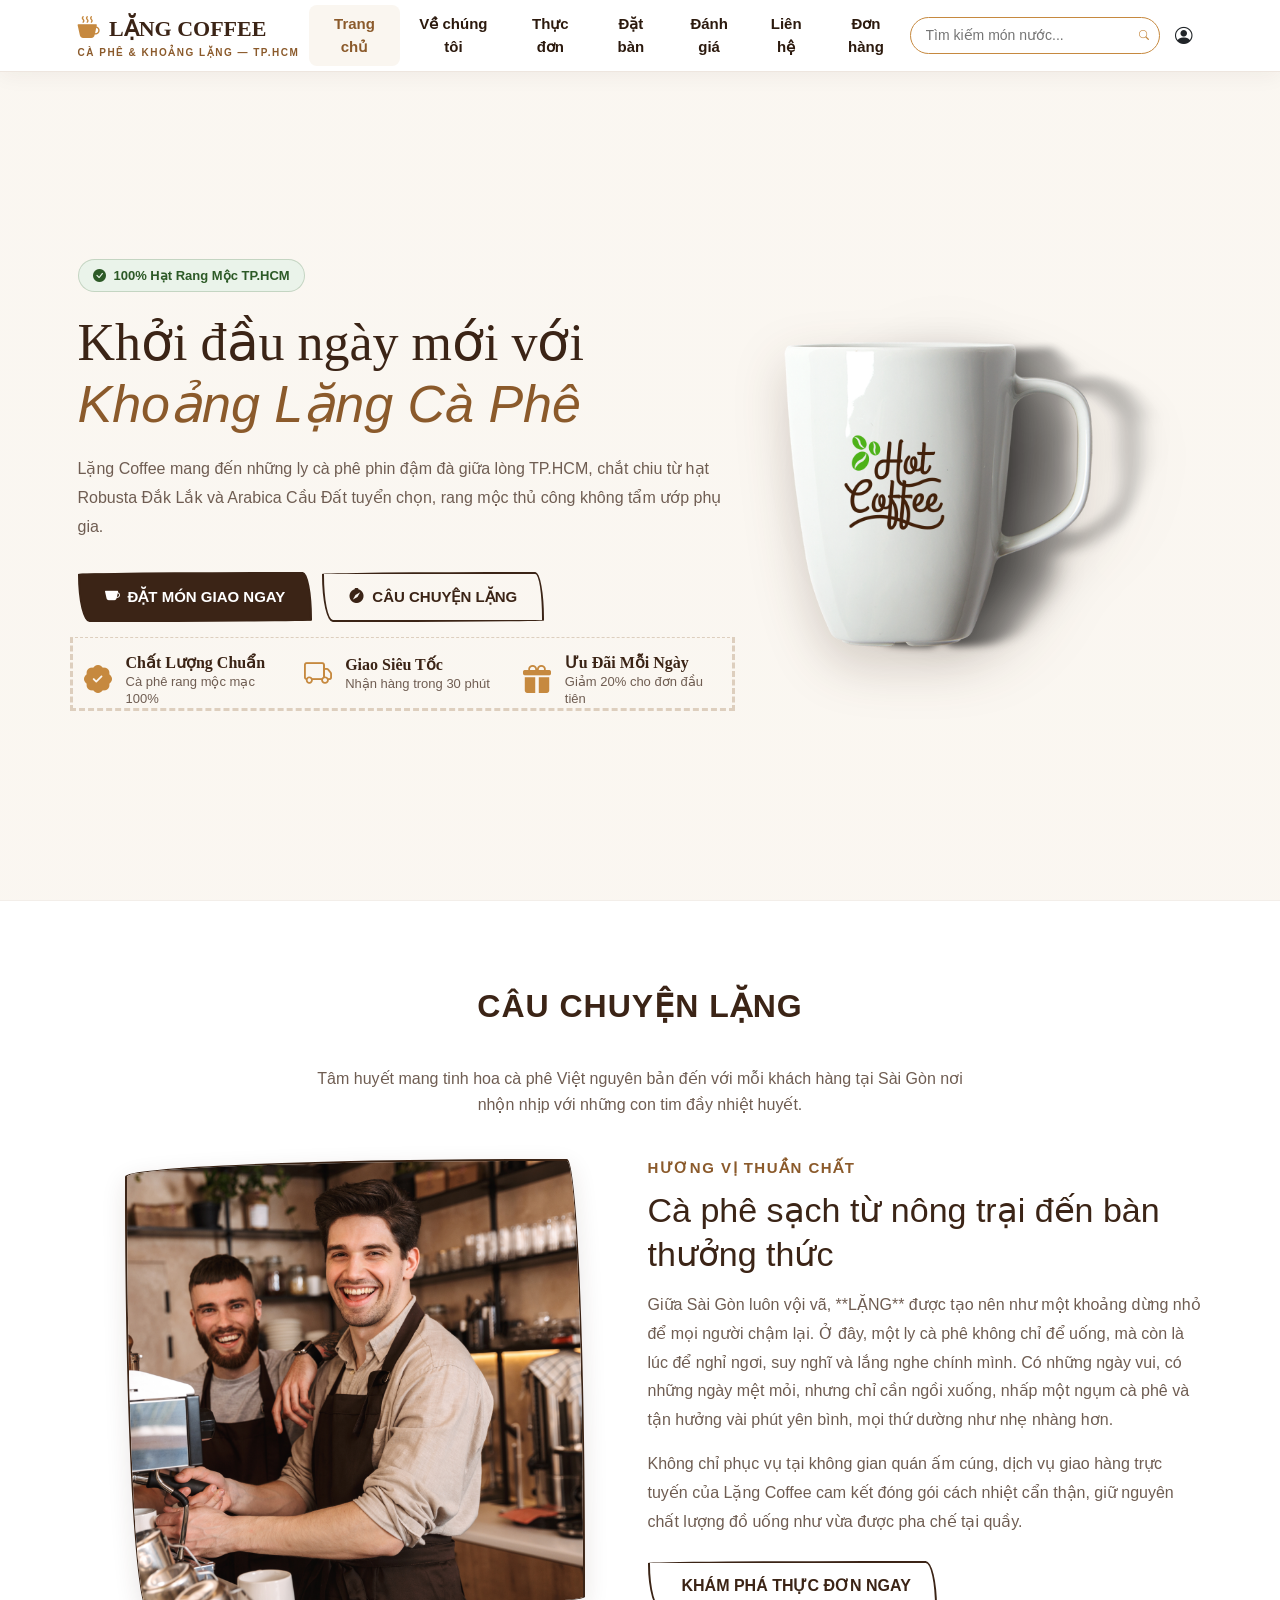
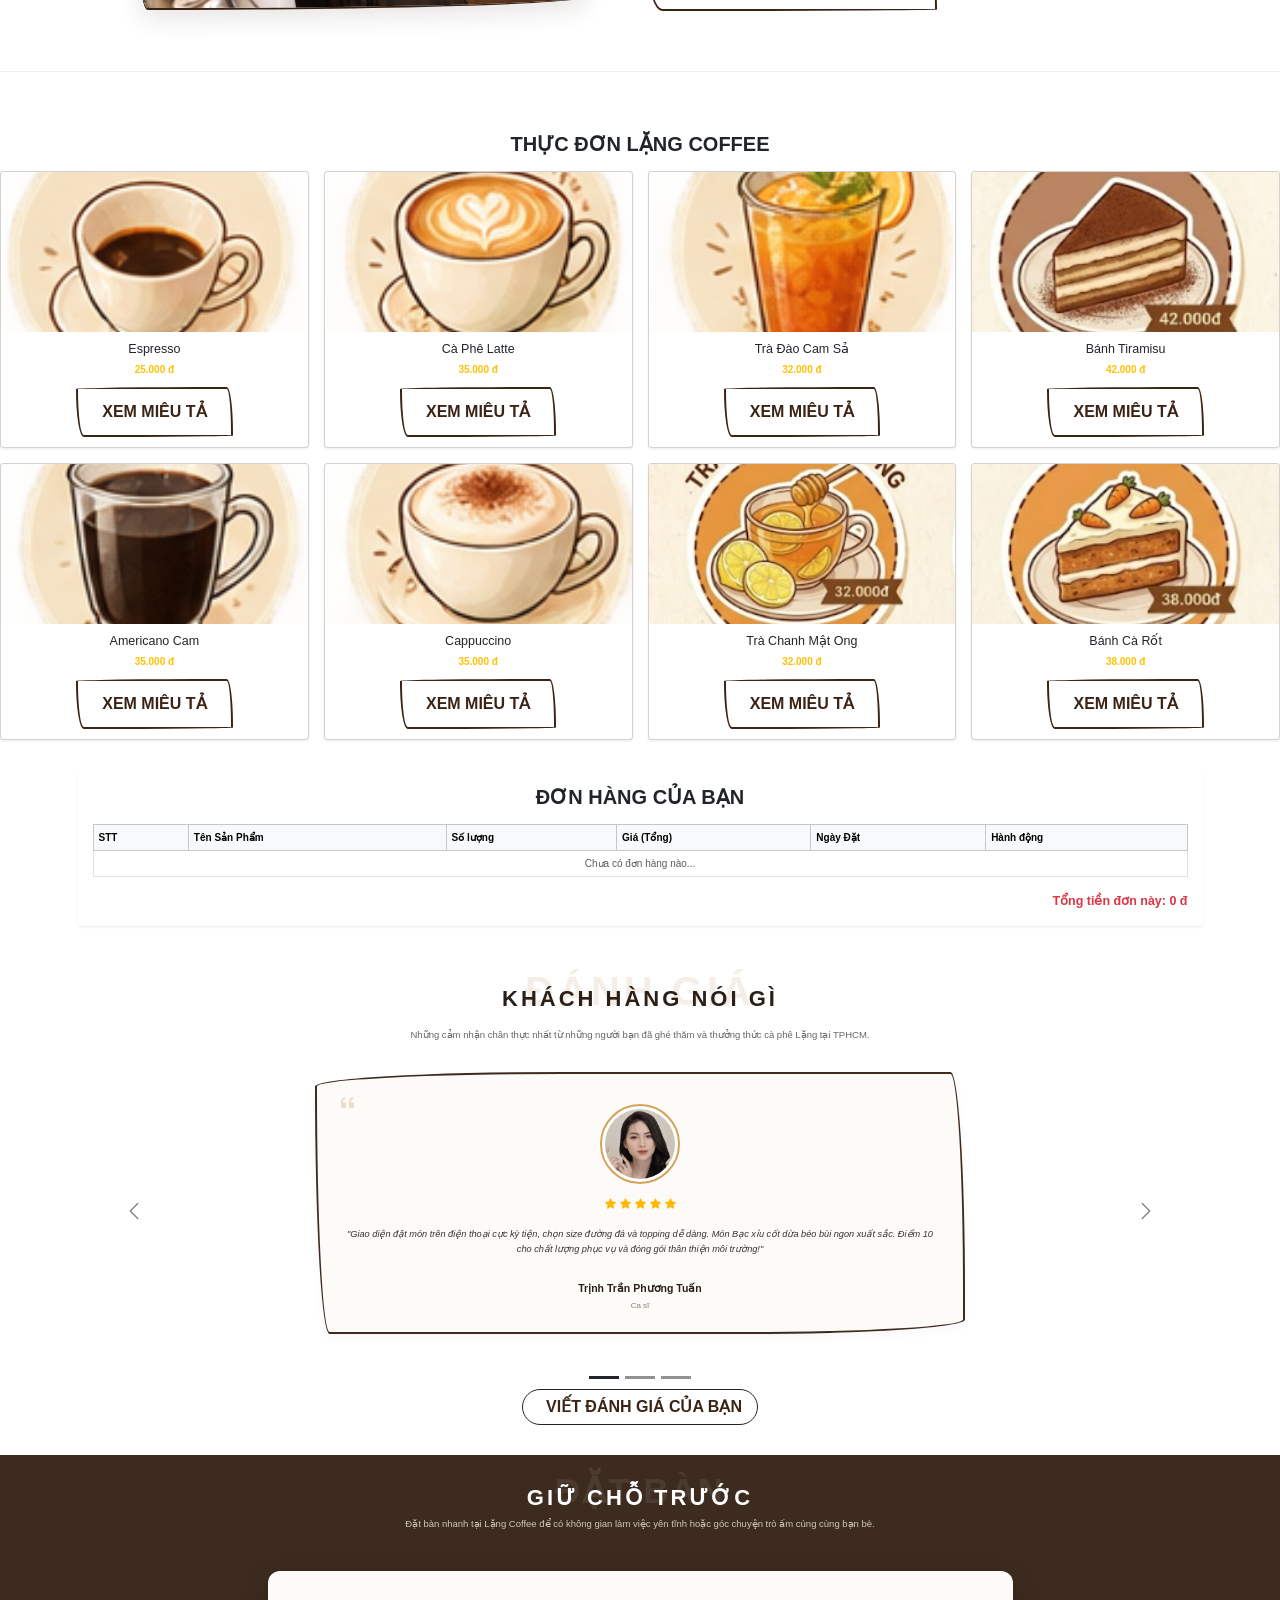
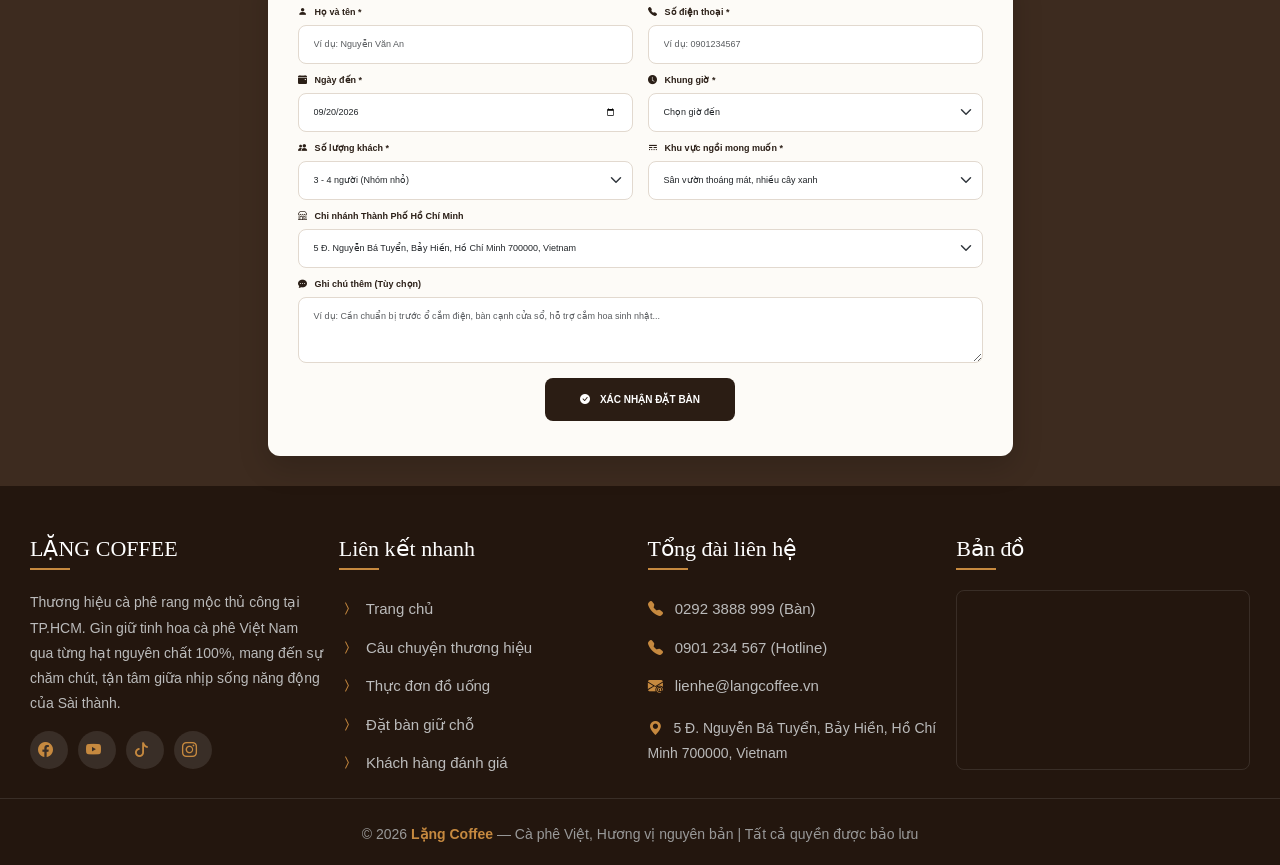
<file: index.html>
<!DOCTYPE html>
<html lang="en">

<head>
    <meta charset="UTF-8">
    <meta name="viewport" content="width=device-width, initial-scale=1.0">
    <title>Lặng Coffee</title>
    <!-- Bootstrap icon-->
    <link rel="stylesheet" href="./bootstrap-icons-1.13.2/bootstrap-icons-1.13.2/bootstrap-icons.min.css">
    <!-- Bootstrap 5 CSS -->
    <link href="https://cdn.jsdelivr.net/npm/bootstrap@5.3.3/dist/css/bootstrap.min.css" rel="stylesheet">

    <!--  CSS -->
    <link rel="stylesheet" href="./CSS/desgin.css">


</head>

<body>
    <!-- TOP BAR / NAVIGATION -->
    <header class="site-header navbar navbar-expand-lg fixed-top py-2">
        <div class="container">
            <!-- Brand -->
            <a href="#home" class="navbar-brand brand-logo">
                <div class="brand-name "><i class="bi bi-cup-hot-fill"></i> LẶNG COFFEE</div>
                <div class="brand-tagline">Cà phê & Khoảng lặng — TP.HCM</div>
            </a>

            <!-- Mobile Toggler & Actions -->
            <div class="d-flex align-items-center order-lg-3 user-actions">
                <!-- THANH TÌM KIẾM -->
                <form id="search-form" class="search-bar-container d-none d-lg-flex" onsubmit="timKiemSanPham(event)">
                    <input type="text" id="search-input" placeholder="Tìm kiếm món nước...">
                    <button type="submit"><i class="bi bi-search"></i></button>
                </form>

                <div class="dropdown me-2 me-md-3">
                    <button class="btn p-0 border-0" data-bs-toggle="dropdown" type="button">
                        <span id="tenNguoiDung"> <i class="bi bi-person-circle fs-3 text-dark"></i></span>

                    </button>
                    <ul class="dropdown-menu dropdown-menu-end shadow-sm border-0 mt-2">
                        <li><a href="./Dangnhapuser.html" class="dropdown-item">Đăng nhập user</a></li>
                        <li><a href="./Dangnhapadmin.html" class="dropdown-item">Đăng nhập admin</a></li>
                        <li><a href="./Dangkyuser.html" class="dropdown-item">Đăng ký user</a></li>
                        <li><a href="./Dangkyuser.html" class="dropdown-item">Đăng xuất</a></li>
                    </ul>
                </div>
                <!-- Nút Toggler của Bootstrap cho Mobile -->
                <button class="navbar-toggler border-0 px-1" type="button" data-bs-toggle="collapse"
                    data-bs-target="#mainNav" aria-controls="mainNav" aria-expanded="false" aria-label="Mở menu">
                    <i class="bi bi-list fs-1 text-dark"></i>
                </button>
            </div>

            <!-- Navbar Links -->
            <div class="collapse navbar-collapse order-lg-2" id="mainNav">
                <!-- Thanh tìm kiếm cho Mobile -->
                <form id="search-form-mobile" class="search-bar-container d-flex d-lg-none mx-auto mt-3 mb-2"
                    onsubmit="timKiemSanPhamMobile(event)">
                    <input type="text" id="search-input-mobile" placeholder="Tìm kiếm món nước...">
                    <button type="submit"><i class="bi bi-search"></i></button>
                </form>

                <ul class="navbar-nav mx-auto mb-2 mb-lg-0 text-center mt-3 mt-lg-0">
                    <li class="nav-item"><a href="#home" class="nav-link custom-nav-link active">Trang chủ</a></li>
                    <li class="nav-item"><a href="#about" class="nav-link custom-nav-link">Về chúng tôi</a></li>
                    <li class="nav-item"><a href="#menu" class="nav-link custom-nav-link">Thực đơn</a></li>
                    <li class="nav-item"><a href="#book" class="nav-link custom-nav-link">Đặt bàn</a></li>
                    <li class="nav-item"><a href="#review" class="nav-link custom-nav-link">Đánh giá</a></li>
                    <li class="nav-item"><a href="#contact" class="nav-link custom-nav-link">Liên hệ</a></li>
                    <li class="nav-item"><a href="#donhang" class="nav-link custom-nav-link">Đơn hàng</a></li>
                </ul>
            </div>
        </div>
    </header>

    <!-- HERO SECTION -->
    <section class="hero-section" id="home">
        <div class="container">
            <div class="row align-items-center">

                <!-- Cột nội dung trái -->
                <div class="col-lg-7 col-md-12 mb-5 mb-lg-0 text-md-start text-center">
                    <div class="badge-origin"><i class="bi bi-check-circle-fill"></i> 100% Hạt Rang Mộc TP.HCM</div>
                    <h1 class="hero-heading">Khởi đầu ngày mới với <em>Khoảng Lặng Cà Phê</em></h1>
                    <p class="hero-description">
                        Lặng Coffee mang đến những ly cà phê phin đậm đà giữa lòng TP.HCM, chắt chiu từ hạt Robusta Đắk
                        Lắk và Arabica Cầu Đất tuyển chọn, rang mộc thủ công không tẩm ướp phụ gia.
                    </p>
                    <div
                        class="hero-call-to-action justify-content-center justify-content-md-start d-flex gap-3 flex-wrap">
                        <a href="#menu" class="cta-btn primary"><i class="bi bi-cup-fill"></i> Đặt món giao ngay</a>
                        <a href="#about" class="cta-btn secondary"><i class="bi bi-compass-fill"></i> Câu chuyện
                            Lặng</a>
                    </div>

                    <!-- 3 FEATURE CARDS -->
                    <div class="row mt-4 pt-4 border-top"
                        style="border-style: dashed !important; border-color: rgba(139, 90, 43, 0.25) !important;">
                        <div class="col-md-4 col-sm-12 mb-3 mb-md-0">
                            <div
                                class="point-card d-flex align-items-center gap-3 justify-content-center justify-content-md-start">
                                <i class="bi bi-patch-check-fill"></i>
                                <div class="point-info text-start">
                                    <h4>Chất Lượng Chuẩn</h4>
                                    <p>Cà phê rang mộc mạc 100%</p>
                                </div>
                            </div>
                        </div>
                        <div class="col-md-4 col-sm-12 mb-3 mb-md-0">
                            <div
                                class="point-card d-flex align-items-center gap-3 justify-content-center justify-content-md-start">
                                <i class="bi bi-truck"></i>
                                <div class="point-info text-start">
                                    <h4>Giao Siêu Tốc</h4>
                                    <p>Nhận hàng trong 30 phút</p>
                                </div>
                            </div>
                        </div>
                        <div class="col-md-4 col-sm-12">
                            <div
                                class="point-card d-flex align-items-center gap-3 justify-content-center justify-content-md-start">
                                <i class="bi bi-gift-fill"></i>
                                <div class="point-info text-start">
                                    <h4>Ưu Đãi Mỗi Ngày</h4>
                                    <p>Giảm 20% cho đơn đầu tiên</p>
                                </div>
                            </div>
                        </div>
                    </div>
                </div>

                <!-- Cột hình ảnh phải -->
                <div class="col-lg-5 col-md-12 text-center hero-media">
                    <img src="./IMG/imgdatbandanhgia/home-img-2.png" class="hero-img-animated img-fluid"
                        alt="Món đặc biệt Lặng Coffee">
                </div>

            </div>
        </div>
    </section>

    <!-- GIỚI THIỆU / ABOUT SECTION -->
    <section class="about" id="about">
        <div class="container">
            <h1 class="heading">Về chúng tôi <span>Câu Chuyện LẶNG</span></h1>
            <p class="sub-heading-desc">Tâm huyết mang tinh hoa cà phê Việt nguyên bản đến với mỗi khách hàng tại Sài
                Gòn nơi nhộn nhịp với những con tim đầy nhiệt huyết.</p>

            <div class="row align-items-center mt-5">
                <div class="col-lg-6 mb-5 mb-lg-0 text-center image">
                    <img src="./IMG/imgdatbandanhgia/about-img.png" class="img-fluid w-100" style="max-width: 46rem;"
                        alt="Không gian và cà phê Lặng Coffee">
                </div>

                <div class="col-lg-6 content">
                    <span class="tag">Hương vị thuần chất</span>
                    <h3 class="title">Cà phê sạch từ nông trại đến bàn thưởng thức</h3>
                    <p>Giữa Sài Gòn luôn vội vã, **LẶNG** được tạo nên như một khoảng dừng nhỏ để mọi người chậm lại. Ở
                        đây, một ly cà phê không chỉ để uống, mà còn là lúc để nghỉ ngơi, suy nghĩ và lắng nghe chính
                        mình. Có những ngày vui, có những ngày mệt mỏi, nhưng chỉ cần ngồi xuống, nhấp một ngụm cà phê
                        và tận hưởng vài phút yên bình, mọi thứ dường như nhẹ nhàng hơn.</p>
                    <p>Không chỉ phục vụ tại không gian quán ấm cúng, dịch vụ giao hàng trực tuyến của Lặng Coffee cam
                        kết đóng gói cách nhiệt cẩn thận, giữ nguyên chất lượng đồ uống như vừa được pha chế tại quầy.
                    </p>
                    <a href="#menu" class="btn mt-3"><i class="fas fa-mug-hot"></i> Khám phá thực đơn ngay</a>
                </div>
            </div>
        </div>
    </section>

    <!-- THỰC ĐƠN -->
    <!-- <div class="container py-5" id="menu "> -->
    <div class="container py-5" id="menu"></div>
    <h2 class="text-center mb-4 text-dark fw-bold ">THỰC ĐƠN LẶNG COFFEE</h2>
    <div class="row justify-content-center g-4 mb-4 product-row">
        <div class="col-md-3 product-item scroll-reveal">
            <div class="card h-100 shadow-sm">
                <img src="./IMG/imgdatbandanhgia/11-espresso.png" class="card-img-top"
                    style="height: 160px; object-fit: cover;">
                <div class="card-body text-center">
                    <h5 class="card-title product-name">Espresso</h5>
                    <p class="card-text text-warning fw-bold">25.000 đ</p>
                    <button class="btn btn-dark btn-sm"
                        onclick="hienChiTiet('Espresso', '25.000 đ', 'Cà phê Espresso đậm đà, chiết xuất chuẩn vị truyền thống.', './IMG/imgdatbandanhgia/11-espresso.png')">Xem
                        Miêu Tả</button>
                </div>
            </div>
        </div>
        <div class="col-md-3 product-item scroll-reveal">
            <div class="card h-100 shadow-sm">
                <img src="./IMG/imgdatbandanhgia/06-latte.png" class="card-img-top"
                    style="height: 160px; object-fit: cover;">
                <div class="card-body text-center">
                    <h5 class="card-title product-name">Cà Phê Latte</h5>
                    <p class="card-text text-warning fw-bold">35.000 đ</p>
                    <button class="btn btn-dark btn-sm"
                        onclick="hienChiTiet('Cà Phê Latte', '35.000 đ', 'Hương vị cà phê êm dịu hòa quyện cùng lớp sữa nóng mịn màng.', './IMG/imgdatbandanhgia/06-latte.png')">Xem
                        Miêu Tả</button>
                </div>
            </div>
        </div>
        <div class="col-md-3 product-item scroll-reveal">
            <div class="card h-100 shadow-sm">
                <img src="./IMG/imgdatbandanhgia/08-tra-dao-cam-sa.png" class="card-img-top"
                    style="height: 160px; object-fit: cover;">
                <div class="card-body text-center">
                    <h5 class="card-title product-name">Trà Đào Cam Sả</h5>
                    <p class="card-text text-warning fw-bold">32.000 đ</p>
                    <button class="btn btn-dark btn-sm"
                        onclick="hienChiTiet('Trà Đào Cam Sả', '32.000 đ', 'Trà thanh mát kết hợp cùng miếng đào giòn và hương sả thơm lừng.', './IMG/imgdatbandanhgia/08-tra-dao-cam-sa.png')">Xem
                        Miêu Tả</button>
                </div>
            </div>
        </div>
        <div class="col-md-3 product-item scroll-reveal">
            <div class="card h-100 shadow-sm">
                <img src="./IMG/imgdatbandanhgia/banh_tiramisu.png" class="card-img-top"
                    style="height: 160px; object-fit: cover;">
                <div class="card-body text-center">
                    <h5 class="card-title product-name">Bánh Tiramisu</h5>
                    <p class="card-text text-warning fw-bold">42.000 đ</p>
                    <button class="btn btn-dark btn-sm"
                        onclick="hienChiTiet('Bánh Tiramisu', '42.000 đ', 'Bánh ngọt mềm mại, thơm ngậy vị cacao nguyên chất và kem tươi.', './IMG/imgdatbandanhgia/banh_tiramisu.png')">Xem
                        Miêu Tả</button>
                </div>
            </div>
        </div>
    </div>
    <div class="row justify-content-center g-4 product-row">
        <div class="col-md-3 product-item scroll-reveal">
            <div class="card h-100 shadow-sm">
                <img src="./IMG/imgdatbandanhgia/05-americano.png" class="card-img-top"
                    style="height: 160px; object-fit: cover;">
                <div class="card-body text-center">
                    <h5 class="card-title product-name">Americano Cam</h5>
                    <p class="card-text text-warning fw-bold">35.000 đ</p>
                    <button class="btn btn-dark btn-sm"
                        onclick="hienChiTiet('Americano Cam', '35.000 đ', 'Sự kết hợp độc đáo giữa cà phê Americano và vị chua ngọt tươi mát của cam vàng.', './IMG/imgdatbandanhgia/05-americano.png')">Xem
                        Miêu Tả</button>
                </div>
            </div>
        </div>
        <div class="col-md-3 product-item scroll-reveal">
            <div class="card h-100 shadow-sm">
                <img src="./IMG/imgdatbandanhgia/07-cappuccino.png" class="card-img-top"
                    style="height: 160px; object-fit: cover;">
                <div class="card-body text-center">
                    <h5 class="card-title product-name">Cappuccino</h5>
                    <p class="card-text text-warning fw-bold">35.000 đ</p>
                    <button class="btn btn-dark btn-sm"
                        onclick="hienChiTiet('Cappuccino', '35.000 đ', 'Cân bằng hoàn hảo giữa hương vị cà phê đậm, sữa nóng và lớp bọt sữa dày xốp.', './IMG/imgdatbandanhgia/07-cappuccino.png')">Xem
                        Miêu Tả</button>
                </div>
            </div>
        </div>
        <div class="col-md-3 product-item scroll-reveal">
            <div class="card h-100 shadow-sm">
                <img src="./IMG/imgdatbandanhgia/tra_chanh_mat_ong.png" class="card-img-top"
                    style="height: 160px; object-fit: cover;">
                <div class="card-body text-center">
                    <h5 class="card-title product-name">Trà Chanh Mật Ong</h5>
                    <p class="card-text text-warning fw-bold">32.000 đ</p>
                    <button class="btn btn-dark btn-sm"
                        onclick="hienChiTiet('Trà Chanh Mật Ong', '32.000 đ', 'Thức uống giải khát thanh nhẹ từ trà tươi kết hợp mật ong nguyên chất.', './IMG/imgdatbandanhgia/tra_chanh_mat_ong.png')">Xem
                        Miêu Tả</button>
                </div>
            </div>
        </div>
        <div class="col-md-3 product-item scroll-reveal">
            <div class="card h-100 shadow-sm">
                <img src="./IMG/imgdatbandanhgia/banh_carrot.png" class="card-img-top"
                    style="height: 160px; object-fit: cover;">
                <div class="card-body text-center">
                    <h5 class="card-title product-name">Bánh Cà Rốt</h5>
                    <p class="card-text text-warning fw-bold">38.000 đ</p>
                    <button class="btn btn-dark btn-sm"
                        onclick="hienChiTiet('Bánh Cà Rốt', '38.000 đ', 'Bánh ngọt thơm bùi, lớp kem phô mai béo ngậy ăn cực kỳ cuốn.', './IMG/imgdatbandanhgia/banh_carrot.png')">Xem
                        Miêu Tả</button>
                </div>
            </div>
        </div>
    </div>
    <!-- Vùng chứa sản phẩm thêm từ Admin -->
    <div id="admin-menu-container"></div>
    </div>

    <!-- KHUNG MIÊU TẢ (CÓ THÊM Ô NHẬP SỐ LƯỢNG) -->
    <div class="container mb-5" id="khung-mien-ta" style="display: none;">
        <div class="row justify-content-center">
            <div class="col-md-6">
                <div class="card border-dark shadow">
                    <div class="card-body">
                        <div class="row">
                            <div class="col-md-5">
                                <img id="anh-sp" class="img-fluid rounded"
                                    style="width: 100%; height: 150px; object-fit: cover;">
                            </div>
                            <div class="col-md-7">
                                <h4 id="ten-sp" class="text-dark"></h4>
                                <p class="text-warning fw-bold fs-5" id="gia-sp"></p>
                                <p class="text-muted" id="noi-dung-mota"></p>

                                <!-- Ô Nhập Số Lượng -->
                                <div class="d-flex align-items-center gap-2 mt-2">
                                    <label for="so-luong-sp" class="fw-bold mb-0">Số lượng:</label>
                                    <input type="number" id="so-luong-sp" class="form-control text-center" value="1"
                                        min="1" style="width: 80px;">
                                </div>

                                <div class="d-flex gap-2 mt-3">
                                    <button class="btn btn-warning fw-bold" onclick="datMuaSanPham()"> Đặt Mua</button>
                                    <button class="btn btn-secondary" onclick="dongMieuTa()">Đóng</button>
                                </div>
                            </div>
                        </div>
                    </div>
                </div>
            </div>
        </div>
    </div>

    <!-- BẢNG ĐƠN HÀNG ĐÃ ĐẶT TRÊN TRANG CHỦ -->
    <section class="container py-5" id="donhang">
        <div class="card shadow-sm border-0 p-4">
            <h2 class="text-center mb-4 text-dark fw-bold">ĐƠN HÀNG CỦA BẠN</h2>
            <div class="table-responsive">
                <table class="table table-bordered table-hover align-middle">
                    <thead class="table-light">
                        <tr>
                            <th>STT</th>
                            <th>Tên Sản Phẩm</th>
                            <th>Số lượng</th>
                            <th>Giá (Tổng)</th>
                            <th>Ngày Đặt</th>
                            <th>Hành động</th>
                        </tr>
                    </thead>
                    <tbody id="khach-tb-hang">
                        <tr>
                            <td colspan="6" class="text-center text-muted">Chưa có đơn hàng nào...</td>
                        </tr>
                    </tbody>
                </table>
            </div>
            <div class="text-end fw-bold fs-5 text-danger mt-2">
                Tổng tiền đơn này: <span id="khach-tong">0 đ</span>
            </div>
        </div>
    </section>

    <!--- ĐÁNH GIÁ -->
    <!--- ĐÁNH GIÁ (Dạng Slideshow / Carousel) -->
    <section class="danhgia-section py-5" id="review">
        <div class="container">
            <div class="danhgia-header text-center mb-5">
                <div class="watermark-title">ĐÁNH GIÁ</div>
                <h2 class="main-title">KHÁCH HÀNG NÓI GÌ</h2>
                <p class="description mx-auto">
                    Những cảm nhận chân thực nhất từ những người bạn đã ghé thăm và thưởng thức cà phê Lặng tại TPHCM.
                </p>
            </div>

            <!-- Bắt đầu Bootstrap Carousel -->
            <div id="carouselDanhGia" class="carousel slide" data-bs-ride="carousel" data-bs-interval="4000">

                <!-- Nút chuyển slide (Dots) -->
                <div class="carousel-indicators" style="bottom: -50px;">
                    <button type="button" data-bs-target="#carouselDanhGia" data-bs-slide-to="0" class="active bg-dark"
                        aria-current="true" aria-label="Slide 1"></button>
                    <button type="button" data-bs-target="#carouselDanhGia" data-bs-slide-to="1" class="bg-dark"
                        aria-label="Slide 2"></button>
                    <button type="button" data-bs-target="#carouselDanhGia" data-bs-slide-to="2" class="bg-dark"
                        aria-label="Slide 3"></button>
                </div>

                <div class="carousel-inner pb-4">
                    <!-- Đánh giá 1 -->
                    <div class="carousel-item active">
                        <div class="row justify-content-center">
                            <div class="col-lg-7 col-md-9">
                                <div class="danhgia-card h-100 mx-auto">
                                    <div class="quote-icon-top"><i class="bi bi-quote"></i></div>
                                    <div class="avatar-wrapper">
                                        <img src="./IMG/imgdatbandanhgia/halinh.jpeg" alt="Trịnh Trần Phương Tuấn">
                                    </div>
                                    <div class="stars">
                                        <i class="bi bi-star-fill"></i><i class="bi bi-star-fill"></i><i
                                            class="bi bi-star-fill"></i><i class="bi bi-star-fill"></i><i
                                            class="bi bi-star-fill"></i>
                                    </div>
                                    <p class="comment">
                                        "Giao diện đặt món trên điện thoại cực kỳ tiện, chọn size đường đá và topping dễ
                                        dàng. Món Bạc xỉu cốt dừa béo bùi ngon xuất sắc. Điểm 10 cho chất lượng phục vụ
                                        và đóng gói thân thiện môi trường!"
                                    </p>
                                    <div class="card-footer bg-transparent border-0">
                                        <div class="author-info">
                                            <h4 class="name">Trịnh Trần Phương Tuấn</h4>
                                            <span class="role">Ca sĩ</span>
                                        </div>
                                    </div>
                                </div>
                            </div>
                        </div>
                    </div>

                    <!-- Đánh giá 2 -->
                    <div class="carousel-item">
                        <div class="row justify-content-center">
                            <div class="col-lg-7 col-md-9">
                                <div class="danhgia-card h-100 mx-auto">
                                    <div class="quote-icon-top"><i class="bi bi-quote"></i></div>
                                    <div class="avatar-wrapper">
                                        <img src="./IMG/imgdatbandanhgia/Jack.jpeg" alt="Trần Hà Linh">
                                    </div>
                                    <div class="stars">
                                        <i class="bi bi-star-fill"></i><i class="bi bi-star-fill"></i><i
                                            class="bi bi-star-fill"></i><i class="bi bi-star-fill"></i><i
                                            class="bi bi-star-fill"></i>
                                    </div>
                                    <p class="comment">
                                        "Cà phê phin ở LẶNG đúng chuẩn gu rang mộc, không hề bị khét hay nồng mùi bắp
                                        đậu cháy như các quán lề đường. Đặt giao hàng qua website tới văn phòng chỉ mất
                                        20 phút mà đá vẫn còn nguyên, ly đóng gói rất chỉnh chu!"
                                    </p>
                                    <div class="card-footer bg-transparent border-0">
                                        <div class="author-info">
                                            <h4 class="name">Trần Hà Linh</h4>
                                            <span class="role">Kỹ sư phần mềm</span>
                                        </div>
                                    </div>
                                </div>
                            </div>
                        </div>
                    </div>

                    <!-- Đánh giá 3 -->
                    <div class="carousel-item">
                        <div class="row justify-content-center">
                            <div class="col-lg-7 col-md-9">
                                <div class="danhgia-card h-100 mx-auto">
                                    <div class="quote-icon-top"><i class="bi bi-quote"></i></div>
                                    <div class="avatar-wrapper">
                                        <img src="./IMG/imgdatbandanhgia/sontung.jpeg" alt="Sơn Tùng MTP">
                                    </div>
                                    <div class="stars">
                                        <i class="bi bi-star-fill"></i><i class="bi bi-star-fill"></i><i
                                            class="bi bi-star-fill"></i><i class="bi bi-star-fill"></i><i
                                            class="bi bi-star-fill"></i>
                                    </div>
                                    <p class="comment">
                                        "Mê nhất món Cà Phê Muối và Trà Sen Vàng Kem Cheese ở đây! Lớp kem béo mịn mặn
                                        mặn cực kỳ cuốn. Quán có không gian sân vườn lẫn máy lạnh làm việc rất yên tĩnh,
                                        ổ điện cắm laptop đầy đủ."
                                    </p>
                                    <div class="card-footer bg-transparent border-0">
                                        <div class="author-info">
                                            <h4 class="name"> Sơn Tùng MTP</h4>
                                            <span class="role"> Ca sĩ </span>
                                        </div>
                                    </div>
                                </div>
                            </div>
                        </div>
                    </div>
                </div>

                <!-- Nút điều hướng Trái/Phải -->
                <button class="carousel-control-prev" type="button" data-bs-target="#carouselDanhGia"
                    data-bs-slide="prev" style="filter: invert(100%); width: 10%;">
                    <span class="carousel-control-prev-icon" aria-hidden="true"></span>
                    <span class="visually-hidden">Previous</span>
                </button>
                <button class="carousel-control-next" type="button" data-bs-target="#carouselDanhGia"
                    data-bs-slide="next" style="filter: invert(100%); width: 10%;">
                    <span class="carousel-control-next-icon" aria-hidden="true"></span>
                    <span class="visually-hidden">Next</span>
                </button>
            </div>
            <!-- Kết thúc Bootstrap Carousel -->

            <div class="action-button text-center mt-5 pt-3">
                <a href="./Qui-danhgia.html" class="text-decoration-none">
                    <button class="btn btn-warning fw-bold rounded-pill px-4 py-2 border border-dark">
                        <i class="fa-solid fa-pencil"></i> VIẾT ĐÁNH GIÁ CỦA BẠN
                    </button>
                </a>
            </div>
        </div>
    </section>

    <!-- ĐẶT BÀN -->
    <section class="booking-section py-5" id="book">
        <div class="container">
            <!-- Tiêu đề -->
            <div class="row justify-content-center mb-5">
                <div class="col-lg-8 col-md-10 text-center booking-header">
                    <div class="watermark-title">ĐẶT BÀN</div>
                    <h2 class="main-title text-white">GIỮ CHỖ TRƯỚC</h2>
                    <p class="description">
                        Đặt bàn nhanh tại Lặng Coffee để có không gian làm việc yên tĩnh hoặc góc chuyện trò ấm cúng
                        cùng bạn bè.
                    </p>
                </div>
            </div>

            <!-- Form -->
            <div class="row justify-content-center">
                <div class="col-lg-8 col-md-10">
                    <div class="booking-card shadow-lg" id="bookingForm">
                        <form class="booking-form">
                            <div class="row mb-3">
                                <div class="col-md-6 mb-3 mb-md-0">
                                    <label class="form-label fw-bold"><i class="bi bi-person-fill"></i> Họ và tên
                                        *</label>
                                    <input type="text" class="form-control" placeholder="Ví dụ: Nguyễn Văn An" required
                                        name="hoten">
                                </div>
                                <div class="col-md-6">
                                    <label class="form-label fw-bold"><i class="bi bi-telephone-fill"></i> Số điện thoại
                                        *</label>
                                    <input type="tel" class="form-control" placeholder="Ví dụ: 0901234567" required
                                        name="dienthoai">
                                </div>
                            </div>

                            <div class="row mb-3">
                                <div class="col-md-6 mb-3 mb-md-0">
                                    <label class="form-label fw-bold"><i class="bi bi-calendar-event-fill"></i> Ngày đến
                                        *</label>
                                    <input type="date" class="form-control" value="2026-09-20" required name="ngayden">
                                </div>
                                <div class="col-md-6">
                                    <label class="form-label fw-bold"><i class="bi bi-clock-fill"></i> Khung giờ
                                        *</label>
                                    <select class="form-select" required name="khunggio">
                                        <option value="" disabled selected>Chọn giờ đến</option>
                                        <option value="08:00">08:00</option>
                                        <option value="09:00">09:00</option>
                                        <option value="10:00">10:00</option>
                                        <option value="14:00">14:00</option>
                                        <option value="18:00">18:00</option>
                                    </select>
                                </div>
                            </div>

                            <div class="row mb-3">
                                <div class="col-md-6 mb-3 mb-md-0">
                                    <label class="form-label fw-bold"><i class="bi bi-people-fill"></i> Số lượng khách
                                        *</label>
                                    <select class="form-select" required name="nhomnguoi">
                                        <option value="3-4">3 - 4 người (Nhóm nhỏ)</option>
                                        <option value="1-2">1 - 2 người</option>
                                        <option value="5-10">5 - 10 người</option>
                                    </select>
                                </div>
                                <div class="col-md-6">
                                    <label class="form-label fw-bold"><i class="bi bi-border-style"></i> Khu vực ngồi
                                        mong muốn *</label>
                                    <select class="form-select" required name="khuvuc">
                                        <option value="san-vuon">Sân vườn thoáng mát, nhiều cây xanh</option>
                                        <option value="trong-nha">Trong nhà máy lạnh</option>
                                    </select>
                                </div>
                            </div>

                            <div class="row mb-3">
                                <div class="col-12">
                                    <label class="form-label fw-bold"><i class="bi bi-shop"></i> Chi nhánh Thành Phố
                                        Hồ Chí Minh</label>
                                    <select class="form-select" required name="chinhanh">
                                        <option value="hochiminh">5 Đ. Nguyễn Bá Tuyển, Bảy Hiền, Hồ Chí Minh 700000,
                                            Vietnam</option>
                                    </select>
                                </div>
                            </div>

                            <div class="row mb-4">
                                <div class="col-12">
                                    <label class="form-label fw-bold"><i class="bi bi-chat-dots-fill"></i> Ghi chú thêm
                                        (Tùy chọn)</label>
                                    <textarea class="form-control" rows="3"
                                        placeholder="Ví dụ: Cần chuẩn bị trước ổ cắm điện, bàn cạnh cửa sổ, hỗ trợ cắm hoa sinh nhật..."
                                        name="ghichu"></textarea>
                                </div>
                            </div>

                            <div class="text-center mt-2">
                                <button type="submit" class="btn btn-submit text-white">
                                    <i class="bi bi-check-circle-fill"></i> XÁC NHẬN ĐẶT BÀN
                                </button>
                            </div>
                        </form>
                    </div>
                </div>
            </div>
        </div>
    </section>

    <!-- FOOTER -->
    <footer class="footer" id="contact">
        <div class="container-fluid px-md-5">
            <div class="row">
                <div class="col-lg-3 col-md-6 mb-4 box">
                    <h3>LẶNG COFFEE</h3>
                    <p>Thương hiệu cà phê rang mộc thủ công tại TP.HCM. Gìn giữ tinh hoa cà phê Việt Nam qua từng hạt
                        nguyên chất 100%, mang đến sự chăm chút, tận tâm giữa nhịp sống năng động của Sài thành.</p>
                    <div class="social-links">
                        <a href="#" class="social-btn" aria-label="Facebook"><i class="bi bi-facebook"></i></a>
                        <a href="#" class="social-btn" aria-label="Instagram"><i class="bi bi-youtube"></i></a>
                        <a href="#" class="social-btn" aria-label="TikTok"><i class="bi bi-tiktok"></i></a>
                        <a href="#" class="social-btn" aria-label="Instagram"><i class="bi bi-instagram"></i></a>
                    </div>
                </div>

                <div class="col-lg-3 col-md-6 mb-4 box">
                    <h3>Liên kết nhanh</h3>
                    <a href="#home"><i class="bi bi-chevron-compact-right"></i> Trang chủ</a>
                    <a href="#about"><i class="bi bi-chevron-compact-right"></i> Câu chuyện thương hiệu</a>
                    <a href="#menu"><i class="bi bi-chevron-compact-right"></i> Thực đơn đồ uống</a>
                    <a href="#book"><i class="bi bi-chevron-compact-right"></i> Đặt bàn giữ chỗ</a>
                    <a href="#review"><i class="bi bi-chevron-compact-right"></i> Khách hàng đánh giá</a>
                </div>

                <div class="col-lg-3 col-md-6 mb-4 box">
                    <h3>Tổng đài liên hệ</h3>
                    <a href="tel:02923888999"><i class="bi bi-telephone-fill"></i></i> 0292 3888 999 (Bàn)</a>
                    <a href="tel:0901234567"><i class="bi bi-telephone-fill"></i> 0901 234 567 (Hotline)</a>
                    <a href="mailto:lienhe@langcoffee.vn"><i class="bi bi-envelope-at-fill"></i>
                        lienhe@langcoffee.vn</a>
                    <p style="margin-top: 1rem; color: #bbb; font-size: 1.4rem; line-height: 1.8;">
                        <i class="bi bi-geo-alt-fill" style="color: var(--accent-gold); margin-right: 0.8rem;"></i>
                        5 Đ. Nguyễn Bá Tuyển, Bảy Hiền, Hồ Chí Minh 700000, Vietnam
                    </p>
                </div>

                <div class="col-lg-3 col-md-6 mb-4 box map-box">
                    <h3>Bản đồ</h3>
                    <div class="map-container">
                        <iframe
                            src="https://www.google.com/maps/embed?pb=!1m18!1m12!1m3!1d3919.1503254233103!2d106.64815039999999!3d10.799796400000002!2m3!1f0!2f0!3f0!3m2!1i1024!2i768!4f13.1!3m3!1m2!1s0x317529005acce13f%3A0x461bc8d801ce6122!2zTOG6tk5HIENBRkU!5e0!3m2!1sen!2s!4v1789873193622!5m2!1sen!2s"
                            width="100%" height="100%" style="border:0;" allowfullscreen="" loading="lazy"
                            referrerpolicy="strict-origin-when-cross-origin"></iframe>
                    </div>
                </div>
            </div>
        </div>
        <div class="credit">
            © 2026 <span>Lặng Coffee</span> — Cà phê Việt, Hương vị nguyên bản | Tất cả quyền được bảo lưu
        </div>
    </footer>
    <!--  NHẠC NỀN  -->
    <audio id="bg-music" loop>
        <source src="./music/ROSÉ - Gone (Instrumental Demo).mp3" type="audio/mpeg">
    </audio>
    <script src="https://cdn.jsdelivr.net/npm/bootstrap@5.3.3/dist/js/bootstrap.bundle.min.js"></script>


    <script src="./JS/web-caffe.js"></script>
</body>

</html>
</file>
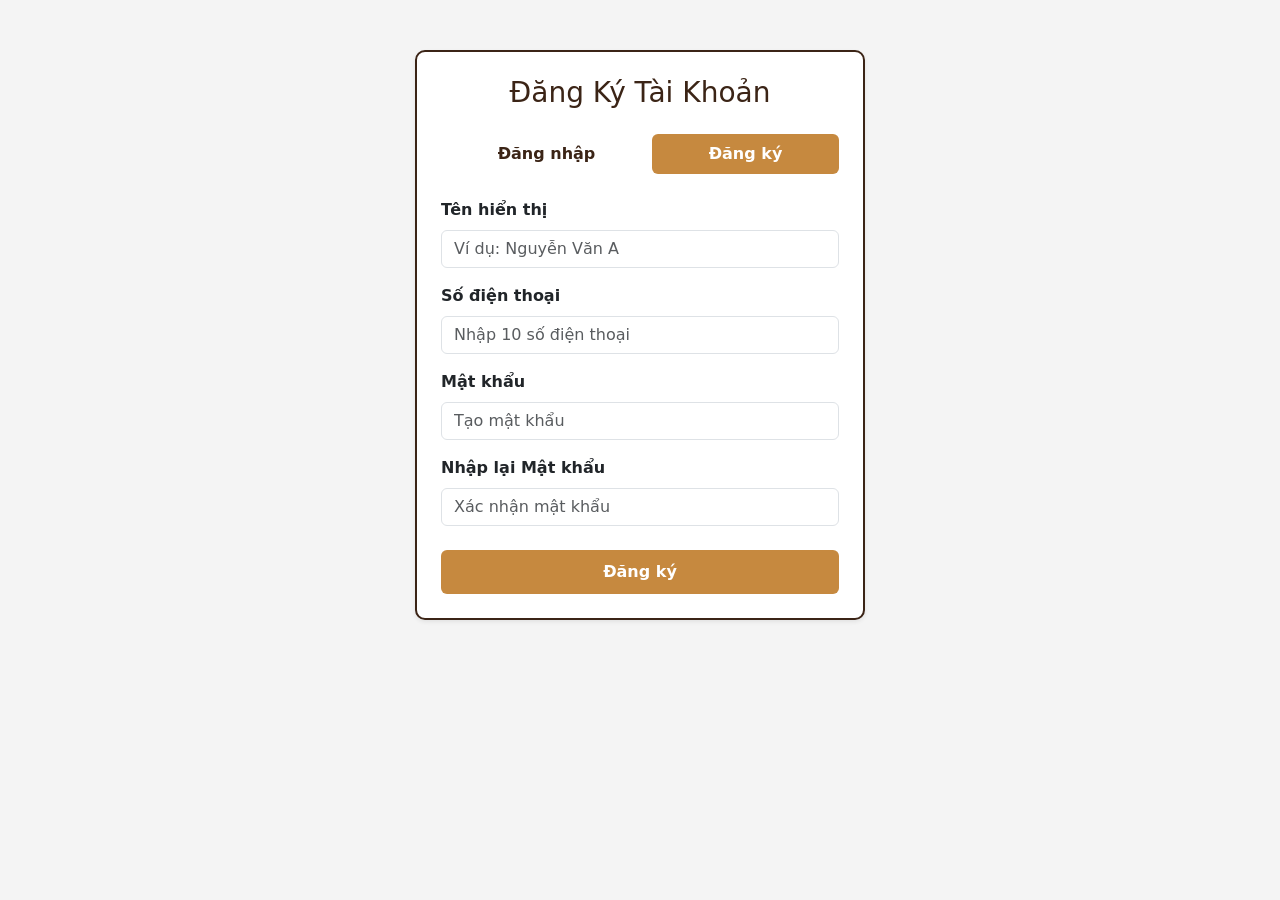
<file: Dangkyuser.html>
<!DOCTYPE html>
<html lang="vi">

<head>
    <meta charset="UTF-8">
    <meta name="viewport" content="width=device-width, initial-scale=1.0">
    <title>Đăng ký Khách hàng</title>
    <!-- Link Bootstrap -->
    <link rel="stylesheet" href="./CSS/bootstrap.min.css">
    <style>
        body {
            background-color: #f4f4f4;
        }

        .auth-container {
            max-width: 450px;
            margin: 50px auto;
        }

        .card {
            border: 2px solid #3b2416; 
            border-radius: 10px;
        }

        h3 {
            color: #3b2416; 
        }

        .nav-pills .nav-link {
            color: #3b2416;
            font-weight: bold;
        }

        .nav-pills .nav-link.active {
            background-color: #c6893f !important; 
            color: white !important;
        }

       
        .btn-caffe {
            background-color: #c6893f;
            color: white;
            font-weight: bold;
            border: none;
            padding: 10px;
        }

        .btn-caffe:hover, .btn-caffe:focus {
            background-color: #c6893f; 
            color: white;
            box-shadow: none;
        }
    </style>
</head>

<body>
    <div class="auth-container">
        <div class="card p-4 shadow-sm">
            <h3 class="text-center mb-4">Đăng Ký Tài Khoản</h3>

            <ul class="nav nav-pills nav-fill mb-4">
                <li class="nav-item">
                    <a class="nav-link" href="Dangnhapuser.html">Đăng nhập</a>
                </li>
                <li class="nav-item">
                    <a class="nav-link active" href="Dangkyuser.html">Đăng ký</a>
                </li>
            </ul>

            <form id="f-user-register">
                <div class="mb-3">
                    <label class="form-label text-dark fw-bold">Tên hiển thị</label>
                    <input type="text" name="uname" class="form-control" placeholder="Ví dụ: Nguyễn Văn A" required>
                </div>
                <div class="mb-3">
                    <label class="form-label text-dark fw-bold">Số điện thoại</label>
                    <!-- Ép nhập đúng 10 số từ 0-9 -->
                    <input type="tel" name="phone" class="form-control" placeholder="Nhập 10 số điện thoại" pattern="[0-9]{10}" maxlength="10" required>
                </div>
                <div class="mb-3">
                    <label class="form-label text-dark fw-bold">Mật khẩu</label>
                    <input type="password" name="pass" class="form-control" placeholder="Tạo mật khẩu" required>
                </div>
                <div class="mb-3">
                    <label class="form-label text-dark fw-bold">Nhập lại Mật khẩu</label>
                    <input type="password" name="repass" class="form-control" placeholder="Xác nhận mật khẩu" required>
                </div>
                <button type="submit" class="btn btn-caffe w-100 mt-2">Đăng ký</button>
            </form>
        </div>
    </div>

    <script>
        document.getElementById('f-user-register').addEventListener('submit', function (e) {
            e.preventDefault();

            let uname = this.uname.value.trim();
            let phone = this.phone.value.trim();
            let pass = this.pass.value.trim();
            let repass = this.repass.value.trim();

            // Kiểm tra rỗng
            if (phone === '' || pass === '' || repass === '' || uname === '') {
                alert('Vui lòng không bỏ trống bất kỳ thông tin nào!');
                return;
            }

            // Kiểm tra định dạng số điện thoại (đúng 10 số)
            let phoneRegex = /^[0-9]{10}$/;
            if (!phoneRegex.test(phone)) {
                alert('Số điện thoại phải bao gồm đúng 10 chữ số (từ 0-9)!');
                return;
            }

            if (pass !== repass) {
                alert('Mật khẩu nhập lại không khớp. Vui lòng kiểm tra lại!');
                return;
            }
           
            let userList = JSON.parse(localStorage.getItem('usersDB')) || [];
            
            let isExist = userList.some(user => user.phone === phone);
            if (isExist) {
                alert('Số điện thoại này đã được đăng ký!');
                return;
            }
           
            userList.push({ name: uname, phone: phone, password: pass });
            localStorage.setItem('usersDB', JSON.stringify(userList));

            alert('Đăng ký thành công! Chuyển về màn hình đăng nhập.');
            window.location.href = 'Dangnhapuser.html';
        });
    </script>
    <script src="./JS/bootstrap.bundle.min.js"></script>
</body>

</html>
</file>
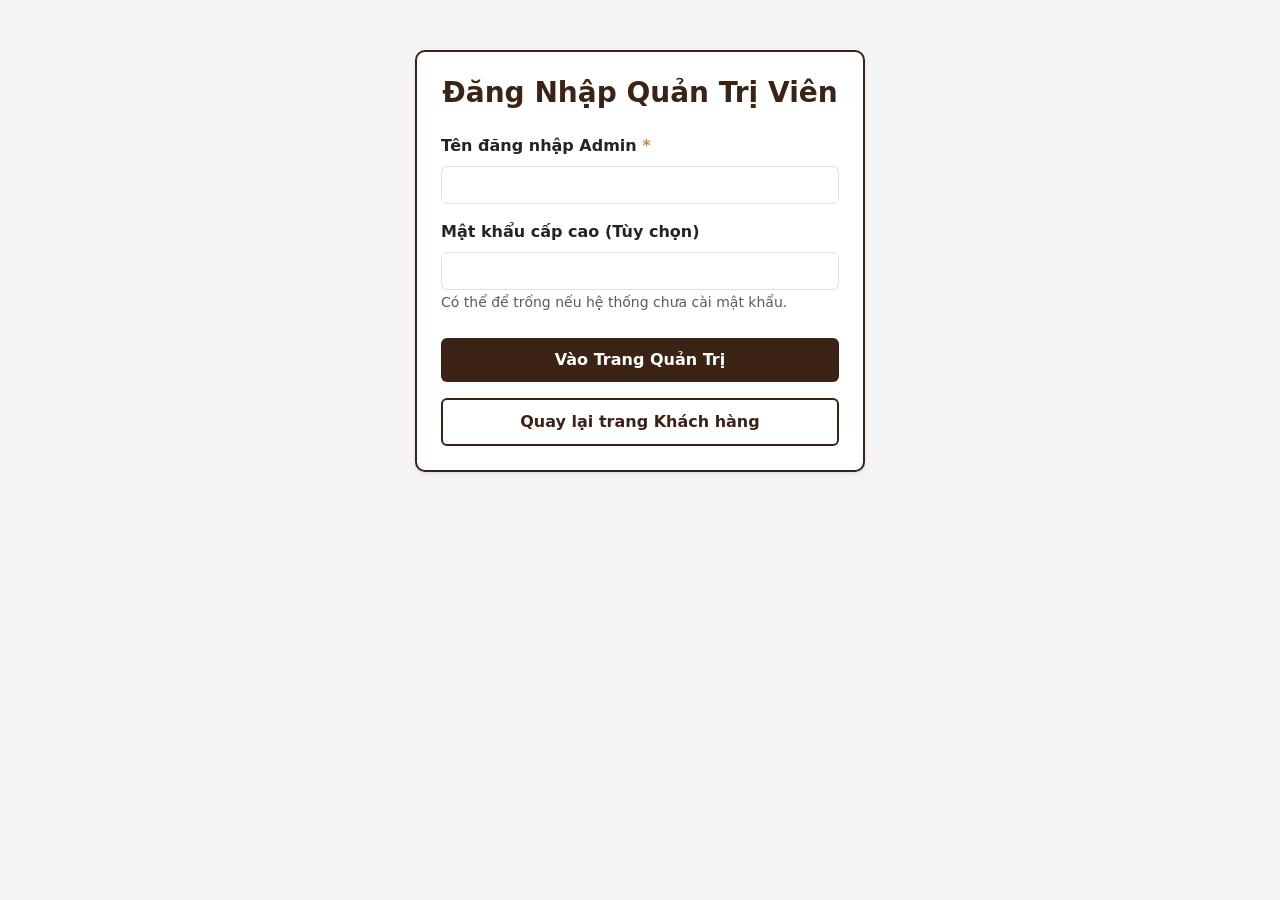
<file: Dangnhapadmin.html>
<!DOCTYPE html>
<html lang="vi">

<head>
    <meta charset="UTF-8">
    <meta name="viewport" content="width=device-width, initial-scale=1.0">
    <title>Đăng nhập Quản trị viên</title>
    <link rel="stylesheet" href="./CSS/bootstrap.min.css">
    <style>
        body {
            background-color: #f4f4f4;
        }

        .auth-container {
            max-width: 450px;
            margin: 50px auto;
        }

        .card {
            border: 2px solid #3b2416;
            border-radius: 10px;
        }

        h3 {
            color: #3b2416;
            font-weight: bold;
        }

        .btn-caffe {
            background-color: #3b2416; 
            color: white;
            font-weight: bold;
            border: none;
            padding: 10px;
        }

        .btn-caffe:hover, .btn-caffe:focus {
            background-color: #3b2416;
            color: white;
            box-shadow: none;
        }

        .btn-outline-caffe {
            background-color: transparent;
            color: #3b2416;
            font-weight: bold;
            border: 2px solid #3b2416;
            padding: 10px;
        }

        .btn-outline-caffe:hover, .btn-outline-caffe:focus {
            background-color: transparent;
            color: #3b2416;
            box-shadow: none;
        }
    </style>
</head>

<body>
    <div class="auth-container">
        <div class="card p-4 shadow-sm">
            <h3 class="text-center mb-4">Đăng Nhập Quản Trị Viên</h3>
        
            <form id="f-admin-login">
                <div class="mb-3">
                    <label class="form-label text-dark fw-bold">Tên đăng nhập Admin <span style="color:#c6893f">*</span></label>
                    <input type="text" name="adminUname" class="form-control" required>
                </div>
                <div class="mb-4">
                    <label class="form-label text-dark fw-bold">Mật khẩu cấp cao (Tùy chọn)</label>
                    <input type="password" name="adminPass" class="form-control">
                    <small class="text-muted">Có thể để trống nếu hệ thống chưa cài mật khẩu.</small>
                </div>
                <button type="submit" class="btn btn-caffe w-100 mb-3">Vào Trang Quản Trị</button>
                <a href="Dangnhapuser.html" class="btn btn-outline-caffe w-100 d-block text-center text-decoration-none">Quay lại trang Khách hàng</a>
            </form>
        </div>
    </div>

    <script>
        document.getElementById('f-admin-login').addEventListener('submit', function (e) {
            e.preventDefault();

            let uname = this.adminUname.value.trim();
            let pass = this.adminPass.value.trim();

            if (uname === 'nhóm caffe' && (pass === '123456')) {
                sessionStorage.setItem('isAdminLoggedIn', 'true');
                alert('Xác thực quyền Admin thành công!');
                window.location.href = 'Trangchuadmin.html';
            } else {
                alert('LỖI: Quyền truy cập bị từ chối!');
            }
        });
    </script>
    <script src="./JS/bootstrap.bundle.min.js"></script>
</body>

</html>
</file>
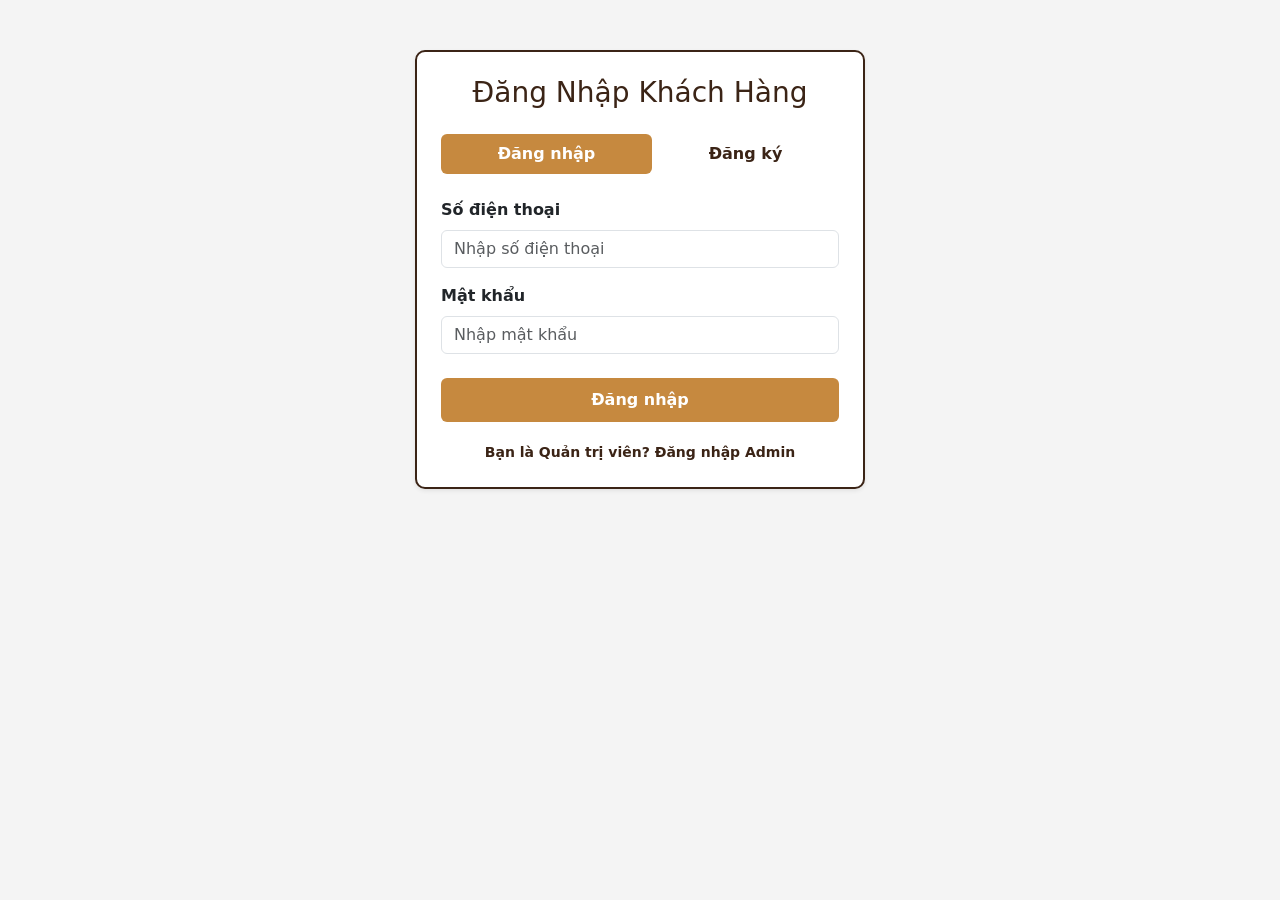
<file: Dangnhapuser.html>
<!DOCTYPE html>
<html lang="vi">

<head>
    <meta charset="UTF-8">
    <meta name="viewport" content="width=device-width, initial-scale=1.0">
    <title>Đăng nhập Khách hàng</title>
    <!-- Link Bootstrap -->
    <link rel="stylesheet" href="./CSS/bootstrap.min.css">
    <style>
        body {
            background-color: #f4f4f4;
        }

        .auth-container {
            max-width: 450px;
            margin: 50px auto;
        }

        .card {
            border: 2px solid #3b2416;
            border-radius: 10px;
        }

        h3 {
            color: #3b2416;
        }

        .nav-pills .nav-link {
            color: #3b2416;
            font-weight: bold;
        }

        .nav-pills .nav-link.active {
            background-color: #c6893f !important;
            color: white !important;
        }

        .btn-caffe {
            background-color: #c6893f;
            color: white;
            font-weight: bold;
            border: none;
            padding: 10px;
        }

        .btn-caffe:hover, .btn-caffe:focus {
            background-color: #c6893f;
            color: white;
            box-shadow: none;
        }

        .admin-link {
            text-align: center;
            margin-top: 20px;
            display: block;
            font-size: 14px;
            color: #3b2416;
            font-weight: bold;
            text-decoration: none;
        }
    </style>
</head>

<body>
    <div class="auth-container">
        <div class="card p-4 shadow-sm">
            <h3 class="text-center mb-4">Đăng Nhập Khách Hàng</h3>

            <ul class="nav nav-pills nav-fill mb-4">
                <li class="nav-item">
                    <a class="nav-link active" href="Dangnhapuser.html">Đăng nhập</a>
                </li>
                <li class="nav-item">
                    <a class="nav-link" href="Dangkyuser.html">Đăng ký</a>
                </li>
            </ul>

            <form id="f-user-login">
                <div class="mb-3">
                    <label class="form-label text-dark fw-bold">Số điện thoại</label>
                    <input type="tel" name="phone" class="form-control" placeholder="Nhập số điện thoại" pattern="[0-9]{10}" maxlength="10" required>
                </div>
                <div class="mb-3">
                    <label class="form-label text-dark fw-bold">Mật khẩu</label>
                    <input type="password" name="pass" class="form-control" placeholder="Nhập mật khẩu" required>
                </div>
                <button type="submit" class="btn btn-caffe w-100 mt-2">Đăng nhập</button>
            </form>
            <a href="Dangnhapadmin.html" class="admin-link">Bạn là Quản trị viên? Đăng nhập Admin</a>
        </div>
    </div>

    <script>
        document.getElementById('f-user-login').addEventListener('submit', function (e) {
            e.preventDefault();

            let phoneInput = this.phone.value.trim();
            let passInput = this.pass.value.trim();

            if (phoneInput === '' || passInput === '') {
                alert('Bạn chưa nhập số điện thoại hoặc mật khẩu!');
                return;
            }
            
            let userList = JSON.parse(localStorage.getItem('usersDB')) || [];

            if (userList.length === 0) {
                alert('Hệ thống chưa có tài khoản nào. Vui lòng đăng ký trước!');
                return;
            }
            
            let foundUser = userList.find(user => user.phone === phoneInput && user.password === passInput);

            if (foundUser) {
                sessionStorage.setItem('currentUserName', foundUser.name);
                alert('Đăng nhập thành công! Xin chào ' + foundUser.name);
                window.location.href = 'index.html';
            } else {
                alert('Sai số điện thoại hoặc mật khẩu! Vui lòng thử lại.');
            }
        });
    </script>
    <script src="./JS/bootstrap.bundle.min.js"></script>
</body>

</html>
</file>
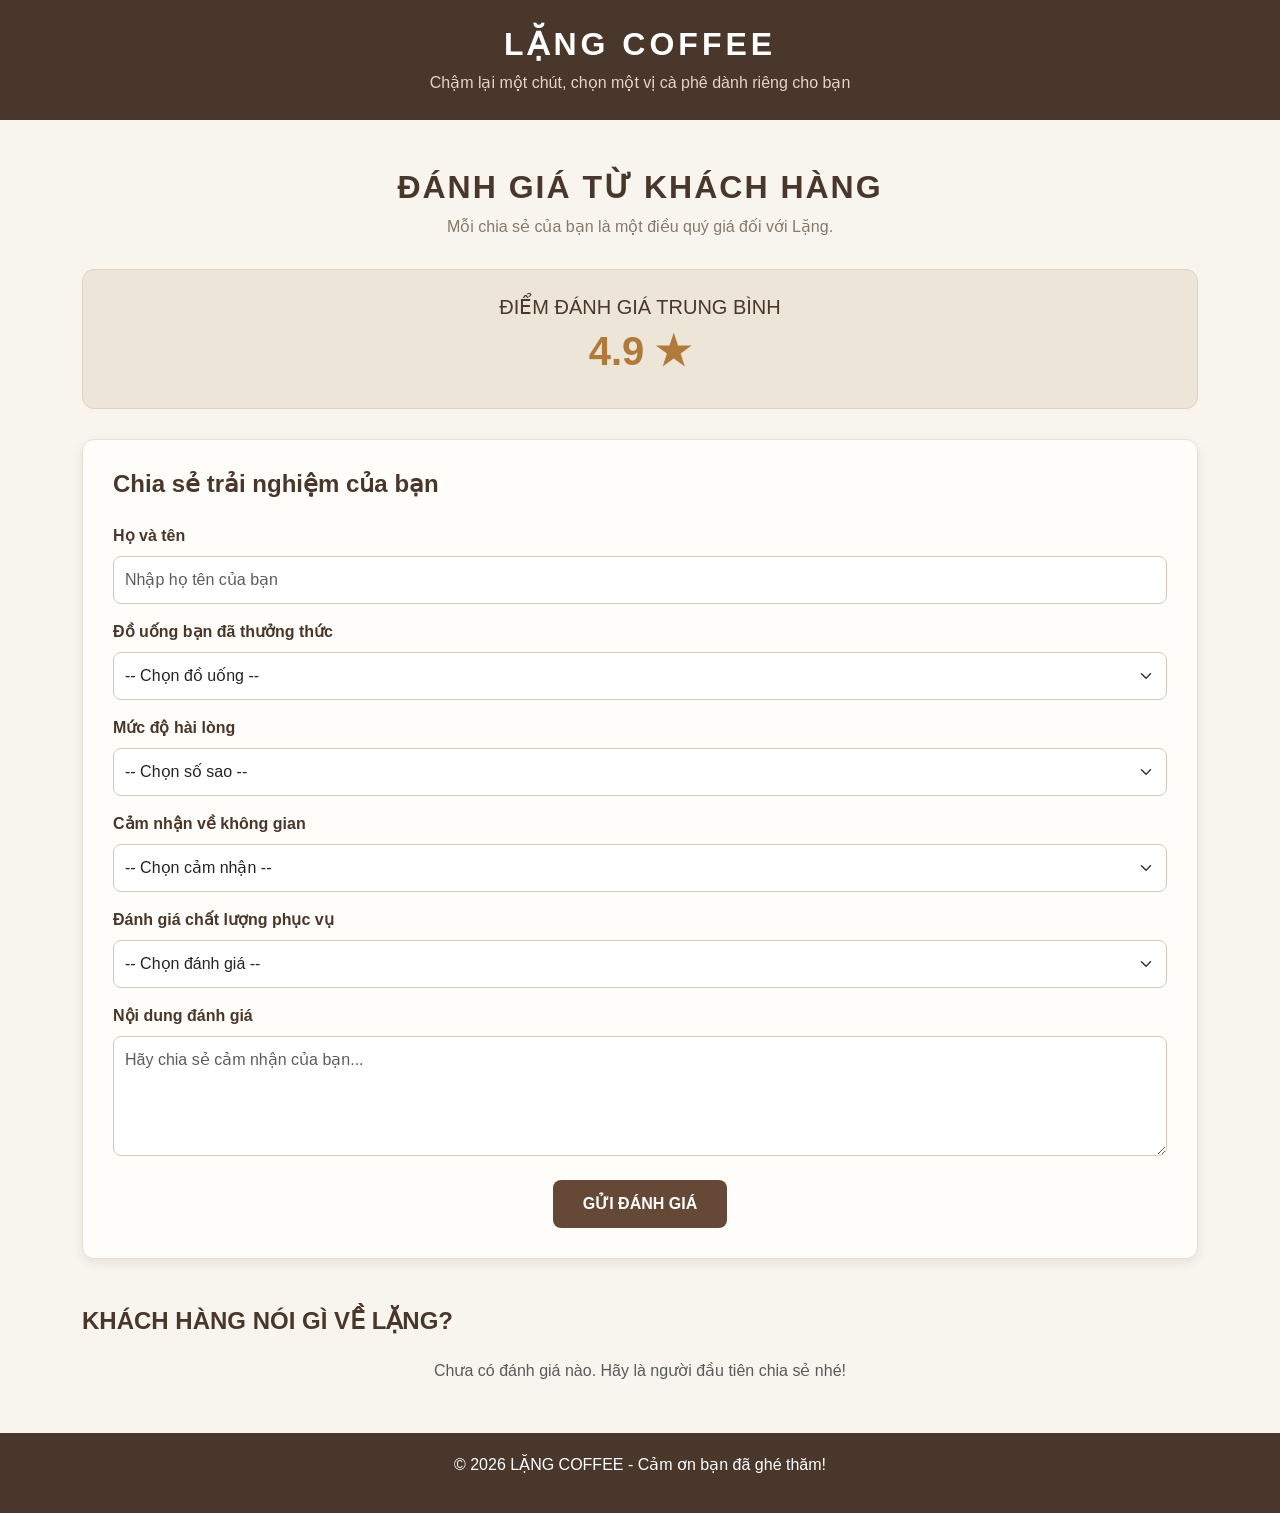
<file: Qui-danhgia.html>
<!DOCTYPE html>
<html lang="vi">

<head>
    <meta charset="UTF-8">
    <meta name="viewport" content="width=device-width, initial-scale=1.0">
    <title>Đánh giá khách hàng - Lặng</title>

    <link rel="stylesheet" href="./CSS/bootstrap.min.css">

    <style>
        body {
            background-color: #f8f5ef;
            color: #49372b;
            font-family: Arial;
        }

        
        .dauTrang {
            background-color: #49372b;
            color: white;
            text-align: center;
            padding: 25px;
        }

        .dauTrang h2 {
            font-weight: bold;
            letter-spacing: 4px;
        }

        .dauTrang p {
            color: #e5d6c5;
            margin-bottom: 0;
        }

        
        .tieuDe {
            text-align: center;
            margin-bottom: 30px;
        }

        .tieuDe h2 {
            font-weight: bold;
            letter-spacing: 2px;
        }

        .tieuDe p {
            color: #88776a;
        }

        
        .diemDanhGia {
            background-color: #eee5d9;
            border: 1px solid #e0d2c2;
            border-radius: 12px;
            padding: 25px;
            text-align: center;
            margin-bottom: 30px;
        }

        .diemDanhGia h2 {
            color: #b17a3d;
            font-size: 40px;
            font-weight: bold;
        }

        .khungDanhGia {
            background-color: #fffdf9;
            border: 1px solid #e8ded2;
            border-radius: 12px;
            padding: 30px;
            box-shadow: 0 4px 12px rgba(0, 0, 0, 0.08);
        }

        .khungDanhGia h4 {
            font-weight: bold;
            margin-bottom: 25px;
        }

        .form-label {
            font-weight: bold;
        }

        .form-control,
        .form-select {
            padding: 11px;
            border-radius: 8px;
            border: 1px solid #d8c8b8;
        }

        .form-control:focus,
        .form-select:focus {
            border-color: #a77b53;
            box-shadow: 0 0 5px #d8c8b8;
        }

        
        .nutGui {
            background-color: #654936;
            color: white;
            border: none;
            padding: 12px 30px;
            border-radius: 8px;
            font-weight: bold;
        }

        .nutGui:hover {
            background-color: #8b674b;
            color: white;
        }

        .khungHienThi {
            background-color: #fffdf9;
            border: 1px solid #e8ded2;
            border-radius: 12px;
            padding: 22px;
            margin-bottom: 18px;
        }

        .tenKhach {
            font-weight: bold;
            color: #49372b;
        }

        .soSao {
            color: #c28b42;
            font-size: 20px;
        }

        .noiDung {
            color: #685648;
            line-height: 1.7;
        }

       
        .cuoiTrang {
            background-color: #49372b;
            color: white;
            text-align: center;
            padding: 20px;
            margin-top: 50px;
        }

        @media (max-width: 768px) {
            .khungDanhGia {
                padding: 20px;
            }
        }
    </style>
</head>

<body>

    <!-- PHẦN ĐẦU TRANG -->
    <div class="dauTrang">
        <h2>LẶNG COFFEE</h2>
        <p>Chậm lại một chút, chọn một vị cà phê dành riêng cho bạn</p>
    </div>

    <div class="container my-5">

        <!-- TIÊU ĐỀ -->
        <div class="tieuDe">
            <h2>ĐÁNH GIÁ TỪ KHÁCH HÀNG</h2>
            <p>Mỗi chia sẻ của bạn là một điều quý giá đối với Lặng.</p>
        </div>

        
        <div class="diemDanhGia">
            <h5>ĐIỂM ĐÁNH GIÁ TRUNG BÌNH</h5>
            <h2 id="diemTrungBinh">4.9 ★</h2>
            
        </div>

        <!-- FORM ĐÁNH GIÁ -->
        <div class="khungDanhGia">

            <h4>Chia sẻ trải nghiệm của bạn</h4>

            <form id="formDanhGia">

                <!-- Họ tên -->
                <div class="mb-3">
                    <label class="form-label">Họ và tên</label>
                    <input type="text" class="form-control"
                        id="tenKhachHang"
                        placeholder="Nhập họ tên của bạn"
                        required>
                </div>

                <!-- Đồ uống -->
                <div class="mb-3">
                    <label class="form-label">Đồ uống bạn đã thưởng thức</label>

                    <select class="form-select" id="doUong" required>
                        <option value="">-- Chọn đồ uống --</option>
                        <option>Cà phê đen</option>
                        <option>Cà phê sữa</option>
                        <option>Bạc xỉu</option>
                        <option>Trà đào</option>
                        <option>Trà trái cây</option>
                        <option>Matcha latte</option>
                        <option>Khác</option>
                    </select>
                </div>

                <!-- Số sao -->
                <div class="mb-3">
                    <label class="form-label">Mức độ hài lòng</label>

                    <select class="form-select" id="soSao" required>
                        <option value="">-- Chọn số sao --</option>
                        <option value="5">5 sao - Rất hài lòng</option>
                        <option value="4">4 sao - Hài lòng</option>
                        <option value="3">3 sao - Bình thường</option>
                        <option value="2">2 sao - Chưa hài lòng</option>
                        <option value="1">1 sao - Không hài lòng</option>
                    </select>
                </div>

                <!-- Không gian -->
                <div class="mb-3">
                    <label class="form-label">Cảm nhận về không gian</label>

                    <select class="form-select" id="khongGian" required>
                        <option value="">-- Chọn cảm nhận --</option>
                        <option>Ấm cúng, yên tĩnh</option>
                        <option>Thoáng mát, thoải mái</option>
                        <option>Trang trí đẹp</option>
                        <option>Phù hợp học tập và làm việc</option>
                        <option>Cần cải thiện thêm</option>
                    </select>
                </div>

                <!-- Phục vụ -->
                <div class="mb-3">
                    <label class="form-label">Đánh giá chất lượng phục vụ</label>

                    <select class="form-select" id="phucVu" required>
                        <option value="">-- Chọn đánh giá --</option>
                        <option>Nhân viên thân thiện, nhiệt tình</option>
                        <option>Phục vụ nhanh chóng</option>
                        <option>Đồ uống được chuẩn bị tốt</option>
                        <option>Cần cải thiện thêm</option>
                    </select>
                </div>

                <!-- Nội dung -->
                <div class="mb-4">
                    <label class="form-label">Nội dung đánh giá</label>

                    <textarea class="form-control"
                        id="noiDungDanhGia"
                        rows="4"
                        placeholder="Hãy chia sẻ cảm nhận của bạn..."
                        required></textarea>
                </div>

                <!-- Nút gửi -->
                <div class="text-center">
                    <button type="submit" class="btn nutGui">
                        GỬI ĐÁNH GIÁ
                    </button>
                </div>

            </form>
        </div>

        <!-- KHU VỰC HIỂN THỊ ĐÁNH GIÁ -->
        <h4 class="mt-5 mb-4 fw-bold">
            KHÁCH HÀNG NÓI GÌ VỀ LẶNG?
        </h4>

        <div id="danhSachDanhGia">
            <p class="text-center text-muted">
                Chưa có đánh giá nào. Hãy là người đầu tiên chia sẻ nhé!
            </p>
        </div>

    </div>

    <!-- CUỐI TRANG -->
    <div class="cuoiTrang">
        <p>© 2026 LẶNG COFFEE - Cảm ơn bạn đã ghé thăm!</p>
    </div>


    <!-- JAVASCRIPT -->
    <script>

        // Tạo danh sách lưu các đánh giá
        var danhSachDanhGia = [];

        // Lấy form đánh giá
        var formDanhGia = document.getElementById('formDanhGia');

        // Khi khách nhấn nút gửi
        formDanhGia.addEventListener('submit', function(event) {

            // Ngăn trang web tải lại
            event.preventDefault();

            // Lấy thông tin khách hàng nhập
            var ten = document.getElementById('tenKhachHang').value;
            var doUong = document.getElementById('doUong').value;
            var sao = parseInt(document.getElementById('soSao').value);
            var khongGian = document.getElementById('khongGian').value;
            var phucVu = document.getElementById('phucVu').value;
            var noiDung = document.getElementById('noiDungDanhGia').value;

            // Kiểm tra nội dung
            if (ten.trim() == '' || noiDung.trim() == '') {
                alert('Vui lòng nhập đầy đủ thông tin!');
                return;
            }

            // Lấy ngày hiện tại
            var ngay = new Date().toLocaleDateString('vi-VN');

            // Tạo một đánh giá mới
            var danhGia = {
                ten: ten,
                doUong: doUong,
                sao: sao,
                khongGian: khongGian,
                phucVu: phucVu,
                noiDung: noiDung,
                ngay: ngay
            };

           
            danhSachDanhGia.push(danhGia);
            hienThiDanhGia();
            formDanhGia.reset();

            alert('Cảm ơn bạn đã gửi đánh giá đến Lặng!');

        });


        // HÀM HIỂN THỊ ĐÁNH GIÁ
        function hienThiDanhGia() {

            var noiHienThi = document.getElementById('danhSachDanhGia');

            var tongSao = 0;

        
            noiHienThi.innerHTML = '';

            for (var i = 0; i < danhSachDanhGia.length; i++) {

                tongSao = tongSao + danhSachDanhGia[i].sao;

                
                var hienThiSao = '';

                for (var j = 1; j <= 5; j++) {
                    if (j <= danhSachDanhGia[i].sao) {
                        hienThiSao = hienThiSao + '★';
                    } else {
                        hienThiSao = hienThiSao + '☆';
                    }
                }

               
                noiHienThi.innerHTML +=
                    '<div class="khungHienThi">' +

                        '<div class="d-flex justify-content-between">' +
                            '<span class="tenKhach">' +
                                danhSachDanhGia[i].ten +
                            '</span>' +

                            '<span class="text-muted">' +
                                danhSachDanhGia[i].ngay +
                            '</span>' +
                        '</div>' +

                        '<p class="soSao mt-2">' +
                            hienThiSao +
                        '</p>' +

                        '<p class="noiDung">' +
                            '<strong>Đồ uống:</strong> ' +
                            danhSachDanhGia[i].doUong +
                        '</p>' +

                        '<p class="noiDung">' +
                            '<strong>Không gian:</strong> ' +
                            danhSachDanhGia[i].khongGian +
                        '</p>' +

                        '<p class="noiDung">' +
                            '<strong>Phục vụ:</strong> ' +
                            danhSachDanhGia[i].phucVu +
                        '</p>' +

                        '<p class="noiDung mb-0">' +
                            '<strong>Nhận xét:</strong> ' +
                            danhSachDanhGia[i].noiDung +
                        '</p>' +

                    '</div>';
            }

            // Tính điểm trung bình
            var diemTB = tongSao / danhSachDanhGia.length;

            document.getElementById('diemTrungBinh').innerText =
                diemTB.toFixed(1) + ' ★';

            document.getElementById('soLuongDanhGia').innerText =
                'Có ' + danhSachDanhGia.length + ' lượt đánh giá';

        }

    </script>

</body>

</html>
</file>
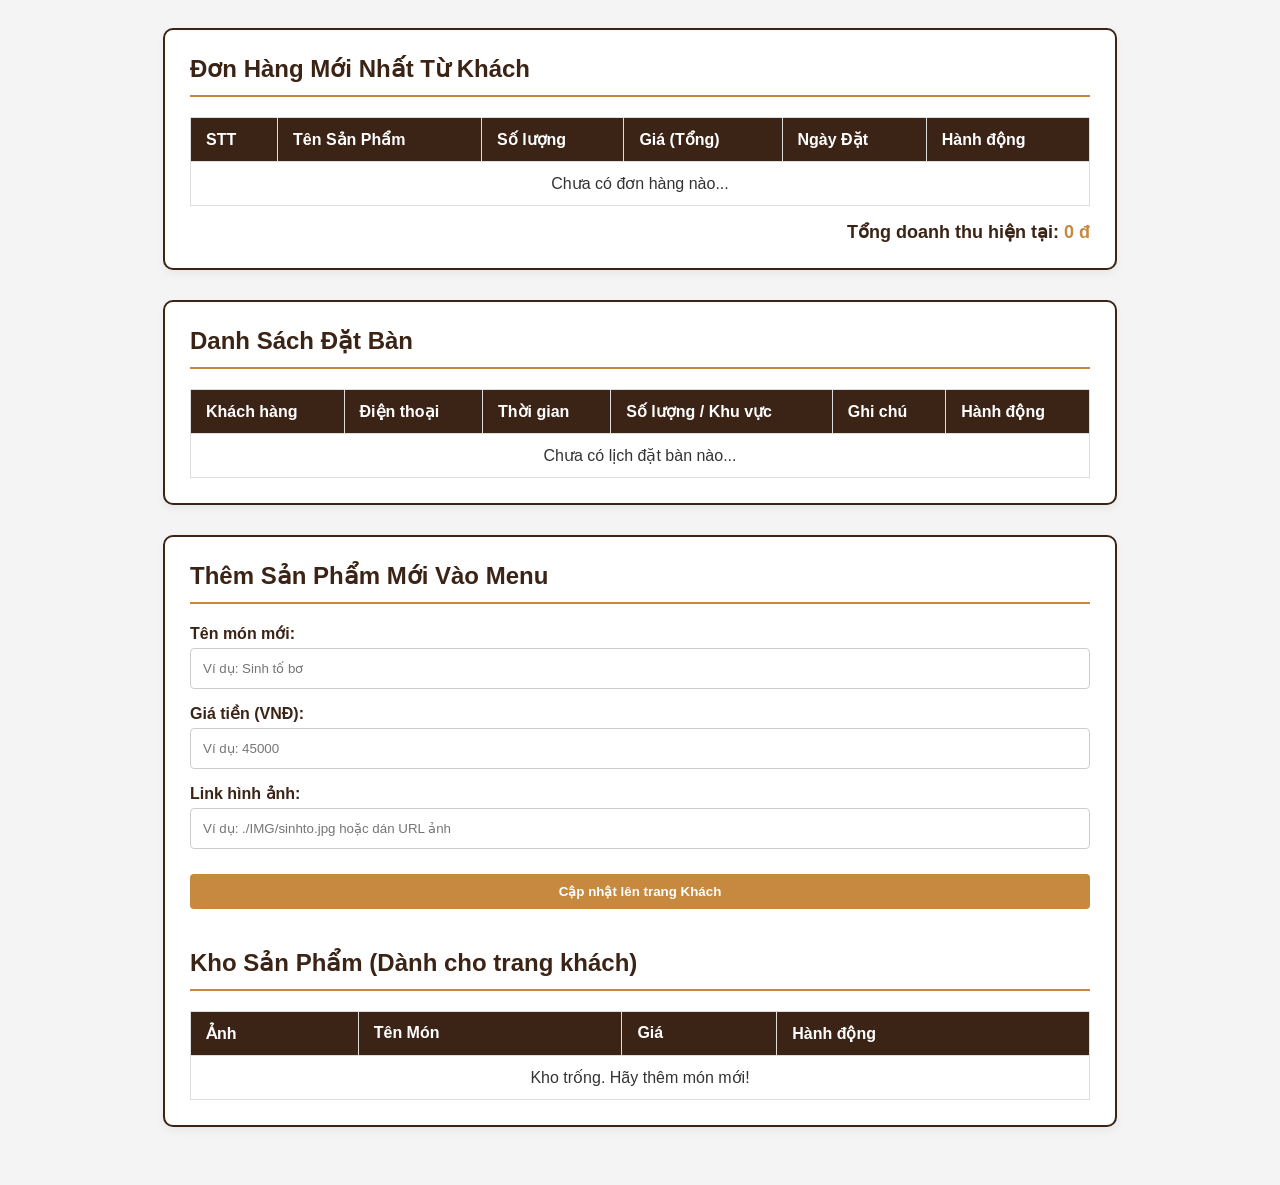
<file: Trangchuadmin.html>
<!DOCTYPE html>
<html lang="vi">

<head>
    <meta charset="UTF-8">
    <title>Trang Quản Trị Hệ Thống (Admin)</title>
    <style>
        /* Đồng bộ màu sắc với Lặng Coffee */
        :root {
            --mau-nen: #f4f4f4;
            --nau-caffe: #3b2416;
            --vang-dong: #c6893f;
            --trang: #ffffff;
        }

        body {
            font-family: 'Arial', sans-serif;
            background-color: var(--mau-nen);
            padding: 20px;
            color: #333;
        }

        .container {
            max-width: 900px;
            margin: 0 auto 30px auto;
            background: var(--trang);
            padding: 25px;
            border-radius: 10px;
            border: 2px solid var(--nau-caffe); /* Viền màu nâu */
            box-shadow: 0 4px 10px rgba(0, 0, 0, 0.05);
        }

        h2 {
            color: var(--nau-caffe);
            border-bottom: 2px solid var(--vang-dong); /* Đường viền vàng đồng dưới tiêu đề */
            padding-bottom: 12px;
            margin-top: 0;
            display: flex;
            justify-content: space-between;
            align-items: center;
            font-weight: bold;
        }

        table {
            width: 100%;
            border-collapse: collapse;
            margin-top: 20px;
        }

        table,
        th,
        td {
            border: 1px solid #ddd;
        }

        th,
        td {
            padding: 12px 15px;
            text-align: left;
        }

        th {
            background-color: var(--nau-caffe); /* Nền tiêu đề bảng màu nâu */
            color: var(--trang);
            font-weight: bold;
        }

        .form-group {
            margin-bottom: 15px;
        }
        
        .form-group label {
            font-weight: bold;
            color: var(--nau-caffe);
        }

        input {
            width: 100%;
            padding: 12px;
            margin-top: 5px;
            box-sizing: border-box;
            border: 1px solid #ccc;
            border-radius: 4px;
        }

        input:focus {
            outline: none;
            border-color: var(--vang-dong);
        }

        /* Nút bấm không có hiệu ứng hover */
        button {
            padding: 10px 15px;
            background: var(--vang-dong);
            color: var(--trang);
            border: none;
            cursor: pointer;
            border-radius: 4px;
            font-weight: bold;
        }

        button:hover, button:focus {
            background: var(--vang-dong);
            color: var(--trang);
            outline: none;
        }

        .btn-delete, .btn-delete-order {
            background: var(--nau-caffe);
            padding: 8px 12px;
            font-size: 14px;
        }

        .btn-delete:hover, .btn-delete:focus, .btn-delete-order:hover, .btn-delete-order:focus {
            background: var(--nau-caffe);
        }

        .total-row {
            font-weight: bold;
            font-size: 18px;
            color: var(--nau-caffe);
            text-align: right;
            margin-top: 15px;
        }
        
        .total-row span {
            color: var(--vang-dong);
        }

        .img-preview {
            width: 50px;
            height: 50px;
            object-fit: cover;
            border-radius: 4px;
            border: 1px solid #eee;
        }
    </style>
</head>

<body>

    <!-- PHẦN 1: BẢNG NHẬN ĐƠN HÀNG TỪ KHÁCH -->
    <div class="container">
        <h2>Đơn Hàng Mới Nhất Từ Khách</h2>
        <table id="orderTable">
            <thead>
                <tr>
                    <th>STT</th>
                    <th>Tên Sản Phẩm</th>
                    <th>Số lượng</th>
                    <th>Giá (Tổng)</th>
                    <th>Ngày Đặt</th>
                    <th>Hành động</th>
                </tr>
            </thead>
            <tbody id="admin-tb-hang">
                <tr>
                    <td colspan="6" style="text-align:center;">Chưa có đơn hàng nào...</td>
                </tr>
            </tbody>
        </table>
        <div class="total-row">Tổng doanh thu hiện tại: <span id="admin-tong">0 đ</span></div>
    </div>

    <!-- PHẦN 2: QUẢN LÝ ĐẶT BÀN -->
    <div class="container">
        <h2>Danh Sách Đặt Bàn</h2>
        <table>
            <thead>
                <tr>
                    <th>Khách hàng</th>
                    <th>Điện thoại</th>
                    <th>Thời gian</th>
                    <th>Số lượng / Khu vực</th>
                    <th>Ghi chú</th>
                    <th>Hành động</th>
                </tr>
            </thead>
            <tbody id="admin-booking-table">
                <tr>
                    <td colspan="6" style="text-align:center;">Chưa có lịch đặt bàn nào...</td>
                </tr>
            </tbody>
        </table>
    </div>

    <!-- PHẦN 3: THÊM VÀ QUẢN LÝ SẢN PHẨM -->
    <div class="container">
        <h2>Thêm Sản Phẩm Mới Vào Menu</h2>
        <form id="add-product-form">
            <div class="form-group">
                <label>Tên món mới:</label>
                <input type="text" id="new-name" placeholder="Ví dụ: Sinh tố bơ" required>
            </div>
            <div class="form-group">
                <label>Giá tiền (VNĐ):</label>
                <input type="number" id="new-price" placeholder="Ví dụ: 45000" required>
            </div>
            <div class="form-group">
                <label>Link hình ảnh:</label>
                <input type="text" id="new-image" placeholder="Ví dụ: ./IMG/sinhto.jpg hoặc dán URL ảnh" required>
            </div>
            <button type="submit" style="width: 100%; margin-top: 10px;">Cập nhật lên trang Khách</button>
        </form>

        <h2 style="margin-top: 40px;">Kho Sản Phẩm (Dành cho trang khách)</h2>
        <table>
            <thead>
                <tr>
                    <th>Ảnh</th>
                    <th>Tên Món</th>
                    <th>Giá</th>
                    <th>Hành động</th>
                </tr>
            </thead>
            <tbody id="inventory-table">
                <!-- Danh sách sản phẩm trong kho  -->
            </tbody>
        </table>
    </div>

    <script>
        
        // 1. TỰ ĐỘNG LẤY ĐƠN HÀNG TỪ KHÁCH & XÓA ĐƠN
        function getLatestOrder() {
            let danhSachDonHang = JSON.parse(localStorage.getItem('DanhSachDonHangMoi')) || [];
            let tbody = document.getElementById('admin-tb-hang');
            let tongTienSo = 0;

            tbody.innerHTML = '';

            if (danhSachDonHang.length === 0) {
                tbody.innerHTML = '<tr><td colspan="6" style="text-align:center;">Chưa có đơn hàng nào...</td></tr>';
                document.getElementById('admin-tong').innerText = '0 đ';
                return;
            }

            danhSachDonHang.forEach((donHang, index) => {
                let stt = index + 1;
                let gia = Number(donHang.giaThucTe) || 0;
                let soLuong = donHang.soLuong || 1; 
                tongTienSo += gia;

                let row = `
                    <tr>
                        <td>${stt}</td>
                        <td><strong>${donHang.tenSanPham}</strong></td>
                        <td style="text-align: center; font-weight: bold;">${soLuong}</td> 
                        <td style="color: #c6893f; font-weight: bold;">${donHang.giaHienThi}</td>
                        <td>${donHang.thoiGian}</td>
                        <td>
                            <button class="btn-delete-order" onclick="xoaMotDonHang(${index})">Xong (Xóa)</button>
                        </td>
                    </tr>
                `;
                tbody.innerHTML += row;
            });

            document.getElementById('admin-tong').innerText = tongTienSo.toLocaleString('vi-VN') + ' đ';
        }

        function xoaMotDonHang(index) {
            let danhSachDonHang = JSON.parse(localStorage.getItem('DanhSachDonHangMoi')) || [];
            danhSachDonHang.splice(index, 1);
            localStorage.setItem('DanhSachDonHangMoi', JSON.stringify(danhSachDonHang));
            getLatestOrder();
        }

        
        // 2. LẤY DỮ LIỆU ĐẶT BÀN
        function renderBookings() {
            let bookings = JSON.parse(localStorage.getItem('DanhSachDatBan')) || [];
            let tbody = document.getElementById('admin-booking-table');
            if (!tbody) return;
            
            tbody.innerHTML = '';

            if (bookings.length === 0) {
                tbody.innerHTML = '<tr><td colspan="6" style="text-align:center;">Chưa có lịch đặt bàn nào...</td></tr>';
                return;
            }

            bookings.forEach((bk, index) => {
                let row = `
                    <tr>
                        <td><strong>${bk.hoten}</strong></td>
                        <td>${bk.dienthoai}</td>
                        <td>${bk.ngayden} <br> <span style="color: #c6893f; font-weight:bold;">${bk.khunggio}</span></td>
                        <td>${bk.nhomnguoi} người <br> ${bk.khuvuc}</td>
                        <td>${bk.ghichu || 'Không'}</td>
                        <td>
                            <button class="btn-delete" onclick="deleteBooking(${index})">Đã xử lý</button>
                        </td>
                    </tr>
                `;
                tbody.innerHTML += row;
            });
        }

        function deleteBooking(index) {
            let bookings = JSON.parse(localStorage.getItem('DanhSachDatBan')) || [];
            bookings.splice(index, 1);
            localStorage.setItem('DanhSachDatBan', JSON.stringify(bookings));
            renderBookings();
        }

        /*
         3. THÊM SẢN PHẨM MỚI VÀ QUẢN LÝ KHO
        */
        function renderInventory() {
            let products = JSON.parse(localStorage.getItem('DanhSachSanPham')) || [];
            let tableBody = document.getElementById('inventory-table');
            if (!tableBody) return;

            tableBody.innerHTML = '';

            if (products.length === 0) {
                tableBody.innerHTML = '<tr><td colspan="4" style="text-align:center;">Kho trống. Hãy thêm món mới!</td></tr>';
                return;
            }

            products.forEach((product, index) => {
                let imgSrc = product.anh ? product.anh : 'https://via.placeholder.com/50';
                let priceStr = Number(product.gia).toLocaleString('vi-VN') + ' đ';

                let row = `
                    <tr>
                        <td style="text-align:center;"><img src="${imgSrc}" class="img-preview"></td>
                        <td><strong>${product.ten}</strong></td>
                        <td style="color: #c6893f; font-weight: bold;">${priceStr}</td>
                        <td>
                            <button class="btn-delete" onclick="deleteProduct(${index})">Hết hàng (Xóa)</button>
                        </td>
                    </tr>
                `;
                tableBody.innerHTML += row;
            });
        }

        let addForm = document.getElementById('add-product-form');
        if (addForm) {
            addForm.addEventListener('submit', function(e) {
                e.preventDefault(); 
                
                let name = document.getElementById('new-name').value;
                let price = document.getElementById('new-price').value;
                let image = document.getElementById('new-image').value;

                let products = JSON.parse(localStorage.getItem('DanhSachSanPham')) || [];
                products.push({ ten: name, gia: price, anh: image });
                localStorage.setItem('DanhSachSanPham', JSON.stringify(products));
                
                alert('Đã thêm món ' + name + ' vào kho!');
                this.reset(); 
                renderInventory();
            });
        }

        function deleteProduct(index) {
            let products = JSON.parse(localStorage.getItem('DanhSachSanPham')) || [];
            let removedItem = products.splice(index, 1)[0]; 
            localStorage.setItem('DanhSachSanPham', JSON.stringify(products));
            alert('Đã xóa món: ' + removedItem.ten);
            renderInventory(); 
        }

        // Khởi chạy dữ liệu
        getLatestOrder();
        renderBookings();
        renderInventory();

        // Cập nhật liên tục mỗi 2 giây để nhận đơn mới nhất
        setInterval(() => {
            getLatestOrder();
            renderBookings();
        }, 2000);
    </script>
</body>
</html>
</file>
<file: CSS/desgin.css>
/* Thiết lập cơ bản cho trang web */
:root {
    --accent-gold: #c6893f;
    --transition: all .25s ease;
}

* {
    margin: 0;
    padding: 0;
    box-sizing: border-box;
    font-family: 'Plus Jakarta Sans', sans-serif;
}

html {
    font-size: 62.5%;
    scroll-behavior: smooth;
}

.search-bar-container {
    display: flex;
    align-items: center;
    background: #fff;
    border: 1px solid #c6893f;
    border-radius: 20px;
    padding: 2px 10px;
    margin-right: 15px;
    width: 250px;
}

.search-bar-container input {
    border: none;
    outline: none;
    width: 100%;
    padding: 5px;
    font-size: 14px;
}

.search-bar-container button {
    background: transparent;
    border: none;
    color: #c6893f;
    cursor: pointer;
}

/* HEADER NAVBAR */
.site-header {
    background: rgba(255, 255, 255, 0.95);
    backdrop-filter: blur(8px);
    border-bottom: 1px solid rgba(139, 90, 43, 0.15);
    box-shadow: 0 4px 20px rgba(59, 36, 22, 0.05);
}

.brand-logo {
    display: flex;
    flex-direction: column;
    text-decoration: none;
}

.brand-name {
    font-family: 'Playfair Display', serif;
    font-size: 2.2rem;
    font-weight: 700;
    color: #3b2416;
}

.brand-name i {
    color: #c6893f;
    margin-right: 0.4rem;
}

.brand-tagline {
    font-size: 1rem;
    font-weight: 600;
    text-transform: uppercase;
    letter-spacing: 0.15rem;
    color: #8b5a2b;
}

.custom-nav-link {
    font-size: 1.5rem;
    font-weight: 600;
    color: #2c1a0e !important;
    padding: 0.8rem 1.2rem !important;
    border-radius: 0.8rem;
    transition: var(--transition);
}

.custom-nav-link:hover,
.custom-nav-link.active {
    color: #8b5a2b !important;
    background: #faf6f0;
}

.action-btn {
    position: relative;
    width: 4rem;
    height: 4rem;
    border-radius: 50%;
    border: 1.5px solid #3b2416;
    background: transparent;
    color: #3b2416;
    font-size: 1.6rem;
    cursor: pointer;
    display: grid;
    place-items: center;
    transition: var(--transition);
}

.action-btn:hover {
    background: #3b2416;
    color: #ffffff;
}

.cart-badge {
    position: absolute;
    top: -0.5rem;
    right: -0.5rem;
    width: 2rem;
    height: 2rem;
    background: #d9534f;
    color: #ffffff;
    font-size: 1.1rem;
    font-weight: 700;
    border-radius: 50%;
    border: 2px solid #ffffff;
    display: grid;
    place-items: center;
    animation: badgePulse 1.6s infinite;
}

@keyframes badgePulse {

    0%,
    100% {
        transform: scale(1);
    }

    50% {
        transform: scale(1.18);
    }
}

/* HERO SECTION  */
.hero-section {
    min-height: 100vh;
    padding: 12rem 0 5rem 0;
    display: flex;
    flex-direction: column;
    justify-content: center;
    background: linear-gradient(rgba(250, 246, 240, 0.93), rgba(250, 246, 240, 0.95));
}

.badge-origin {
    display: inline-flex;
    align-items: center;
    gap: 0.8rem;
    padding: 0.6rem 1.4rem;
    background: #eaf3ea;
    color: #2d5a27;
    border: 1px solid rgba(45, 90, 39, 0.2);
    border-radius: 2rem;
    font-size: 1.3rem;
    font-weight: 700;
    margin-bottom: 2rem;
}

.hero-heading {
    font-family: 'Playfair Display', serif;
    font-size: 5.2rem;
    line-height: 1.18;
    color: #3b2416;
    margin-bottom: 2rem;
}

.hero-heading em {
    font-style: italic;
    color: #8b5a2b;
}

.hero-description {
    font-size: 1.6rem;
    color: #6f5d52;
    line-height: 1.8;
    margin-bottom: 3rem;
}

.cta-btn {
    padding: 1.2rem 2.5rem;
    font-size: 1.5rem;
    font-weight: 600;
    text-transform: uppercase;
    text-decoration: none;
    border-radius: 95% 4% 97% 5% / 4% 94% 3% 95%;
    display: inline-flex;
    align-items: center;
    gap: 0.8rem;
}

.cta-btn.primary {
    background: #3b2416;
    color: #ffffff;
    border: 2px solid #3b2416;
}

.cta-btn.primary:hover {
    background: #8b5a2b;
    border-color: #8b5a2b;
    border-radius: 4% 95% 6% 95% / 95% 4% 92% 5%;
}

.cta-btn.secondary {
    background: transparent;
    color: #3b2416;
    border: 2px solid #3b2416;
}

.cta-btn.secondary:hover {
    background: #3b2416;
    color: #ffffff;
    border-radius: 4% 95% 6% 95% / 95% 4% 92% 5%;
}

.point-card i {
    font-size: 2.8rem;
    color: #c6893f;
    width: 3.5rem;
    text-align: center;
    flex-shrink: 0;
}

.point-info h4 {
    font-family: 'Playfair Display', serif;
    font-size: 1.6rem;
    font-weight: 700;
    color: #3b2416;
    margin-bottom: 0.2rem;
    line-height: 1.2;
}

.point-info p {
    font-size: 1.3rem;
    color: #6f5d52;
    margin: 0;
    line-height: 1.3;
}

.hero-img-animated {
    max-width: 100%;
    height: 38rem;
    object-fit: contain;
    filter: drop-shadow(0 20px 25px rgba(59, 36, 22, 0.2));
    animation: floatingCup 4.5s ease-in-out infinite;
}

@keyframes floatingCup {

    0%,
    100% {
        transform: translateY(0) rotate(0deg);
    }

    50% {
        transform: translateY(-2rem) rotate(1.5deg);
    }
}

/* ABOUT SECTION  */
.heading {
    position: relative;
    text-align: center;
    text-transform: uppercase;
    font-size: 7.5rem;
    letter-spacing: .3rem;
    color: transparent;
    margin-bottom: 3.5rem;
}

.heading span {
    position: absolute;
    top: 50%;
    left: 50%;
    transform: translate(-50%, -50%);
    width: 100%;
    color: #3b2416;
    font-size: 3.2rem;
    font-weight: 700;
    letter-spacing: .1rem;
    white-space: nowrap;
}

.sub-heading-desc {
    text-align: center;
    font-size: 1.6rem;
    line-height: 1.6;
    color: #6f5d52;
    max-width: 65rem;
    margin: -2rem auto 4rem;
}

.about {
    background: #fff;
    border-top: 1px solid rgba(139, 90, 43, .1);
    border-bottom: 1px solid rgba(139, 90, 43, .1);
    padding: 6rem 0;
}

.about .image img {
    border-radius: 95% 4% 97% 5% / 4% 94% 3% 95%;
    border: .2rem solid #3b2416;
    box-shadow: 0 8px 24px rgba(59, 36, 22, .12);
}

.about .content .tag {
    display: block;
    color: #8b5a2b;
    font-size: 1.5rem;
    font-weight: 700;
    text-transform: uppercase;
    letter-spacing: .15rem;
    margin-bottom: .8rem;
}

.about .content .title {
    color: #3b2416;
    font-size: 3.4rem;
    line-height: 1.3;
    margin-bottom: 1.5rem;
}

.about .content p {
    color: #6f5d52;
    font-size: 1.6rem;
    line-height: 1.8;
    margin-bottom: 1.5rem;
}

.btn {
    display: inline-flex;
    align-items: center;
    justify-content: center;
    gap: .8rem;
    padding: 1.1rem 2.4rem;
    border: .2rem solid #3b2416;
    border-radius: 95% 4% 97% 5% / 4% 94% 3% 95%;
    color: #3b2416;
    background: transparent;
    font-size: 1.6rem;
    font-weight: 600;
    text-transform: uppercase;
    text-decoration: none;
    cursor: pointer;
    transition: var(--transition);
}

.btn:hover {
    border-radius: 4% 95% 6% 95% / 95% 4% 92% 5%;
    border: .2rem dashed #3b2416;
    background: #3b2416;
    color: #fff !important;
}

/*  ĐÁNH GIÁ */
.danhgia-section {
    padding: 80px 0 60px 0;
}

.danhgia-header {
    text-align: center;
    position: relative;
    margin-bottom: 50px;
}

.danhgia-header .watermark-title {
    position: absolute;
    top: -25px;
    left: 50%;
    transform: translateX(-50%);
    font-size: 4rem;
    font-weight: 700;
    color: rgba(184, 142, 94, 0.15);
    white-space: nowrap;
    letter-spacing: 4px;
    pointer-events: none;
}

.danhgia-header .main-title {
    font-size: 2.2rem;
    letter-spacing: 3px;
    color: #2b1f17;
    font-weight: 700;
    margin-bottom: 15px;
    position: relative;
    z-index: 1;
}

.danhgia-header .description {
    font-size: 0.95rem;
    color: #666;
    max-width: 600px;
    margin: 0 auto;
    line-height: 1.5;
    position: relative;
    z-index: 1;
}

.danhgia-card {
    background-color: #fdfbf7;
    border: 2px solid #3d2b1f;
    border-radius: 255px 15px 225px 15px/15px 225px 15px 255px;
    padding: 30px 25px 20px 25px;
    display: flex;
    flex-direction: column;
    align-items: center;
    position: relative;
    box-shadow: 0 4px 10px rgba(0, 0, 0, 0.03);
}

.quote-icon-top {
    position: absolute;
    top: 15px;
    left: 20px;
    font-size: 2rem;
    color: #ebdccb;
}

.avatar-wrapper {
    width: 80px;
    height: 80px;
    border-radius: 50%;
    border: 2px solid #d4a359;
    padding: 3px;
    margin-bottom: 12px;
    background-color: #fff;
}

.avatar-wrapper img {
    width: 100%;
    height: 100%;
    border-radius: 50%;
    object-fit: cover;
}

.stars {
    color: #ffb800;
    font-size: 1.1rem;
    margin-bottom: 15px;
    display: flex;
    gap: 4px;
}

.comment {
    font-style: italic;
    font-size: 0.92rem;
    color: #333;
    text-align: center;
    line-height: 1.6;
    margin-bottom: 25px;
    flex-grow: 1;
}

.card-footer {
    width: 100%;
    display: flex;
    justify-content: center;
    align-items: flex-end;
    position: relative;
}

.author-info {
    text-align: center;
}

.author-info .name {
    font-size: 1.05rem;
    color: #2b1f17;
    font-weight: 700;
    margin-bottom: 3px;
}

.author-info .role {
    font-size: 0.8rem;
    color: #8c7b6d;
}

.dots-pagination {
    gap: 8px;
    margin-bottom: 30px;
}

.dot {
    width: 8px;
    height: 8px;
    background-color: #ccc;
    border-radius: 50%;
    cursor: pointer;
}

.dot.active {
    background-color: #007bff;
}

.btn-write-review {
    background-color: #ffffff;
    color: #2b1f17;
    border: 2px solid #2b1f17;
    border-radius: 255px 15px 225px 15px/15px 225px 15px 255px;
    padding: 12px 30px;
    font-size: 0.95rem;
    font-weight: 700;
    cursor: pointer;
    display: inline-flex;
    align-items: center;
    justify-content: center;
    gap: 10px;
    transition: all 0.3s ease;
}

.btn-write-review:hover {
    background-color: #2b1f17;
    color: #ffffff;
}

/*  ĐẶT BÀN */
.booking-section {
    background-color: #3d2b1f;
    position: relative;
}

.booking-header {
    position: relative;
}

.booking-header .watermark-title {
    position: absolute;
    top: -20px;
    left: 50%;
    transform: translateX(-50%);
    font-size: 3.5rem;
    font-weight: 700;
    color: rgba(255, 255, 255, 0.08);
    white-space: nowrap;
    letter-spacing: 2px;
    pointer-events: none;
}

.booking-header .main-title {
    font-size: 2.2rem;
    letter-spacing: 3px;
    font-weight: 600;
    position: relative;
    z-index: 1;
}

.booking-header .description {
    font-size: 0.95rem;
    color: #d1c7bd;
    line-height: 1.5;
    position: relative;
    z-index: 1;
}

.booking-card {
    background-color: #fdfbf7;
    color: #333;
    border-radius: 12px;
    padding: 35px 30px;
}

.booking-form .form-label {
    font-size: 0.9rem;
    color: #2b1f17;
    display: flex;
    align-items: center;
    gap: 8px;
}

.booking-form .form-control,
.booking-form .form-select {
    padding: 12px 15px;
    border: 1px solid #e2d9cf;
    border-radius: 8px;
    font-size: 0.9rem;
    box-shadow: none;
}

.booking-form .form-control:focus,
.booking-form .form-select:focus {
    border-color: #3d2b1f;
    box-shadow: 0 0 0 0.2rem rgba(61, 43, 31, 0.25);
}

.btn-submit {
    background-color: #2b1d14;
    border: none;
    padding: 14px 35px;
    border-radius: 8px;
    font-size: 1rem;
    font-weight: 600;
    cursor: pointer;
    display: inline-flex;
    align-items: center;
    justify-content: center;
    gap: 10px;
    transition: background-color 0.3s;
}

.btn-submit:hover {
    background-color: #422f22;
}

/*  FOOTER */
.footer {
    background: #23160e;
    color: #e5ded7;
    padding: 5rem 0 2rem 0;
}

.footer .box h3 {
    font-size: 2.2rem;
    color: #fff;
    margin-bottom: 2rem;
    position: relative;
    padding-bottom: .8rem;
    font-family: 'Playfair Display', serif;
}

.footer .box h3::after {
    content: '';
    position: absolute;
    left: 0;
    bottom: 0;
    width: 4rem;
    height: .2rem;
    background: var(--accent-gold);
}

.footer .box p {
    font-size: 1.4rem;
    line-height: 1.8;
    color: #bbb;
    margin-bottom: 1.5rem;
}

.footer .box a {
    display: block;
    font-size: 1.5rem;
    color: #bbb;
    padding: .8rem 0;
    transition: var(--transition);
    text-decoration: none;
}

.footer .box a i {
    margin-right: .8rem;
    color: var(--accent-gold);
}

.footer .box a:hover {
    color: #fff;
    transform: translateX(.5rem);
}

.social-links {
    display: flex;
    gap: 1rem;
    margin-top: 1.5rem;
}

.social-btn {
    width: 3.8rem;
    height: 3.8rem;
    border-radius: 50%;
    background: rgba(255, 255, 255, 0.1);
    color: #fff !important;
    display: inline-flex !important;
    align-items: center;
    justify-content: center;
    font-size: 1.6rem;
    transition: var(--transition);
    text-decoration: none;
    padding: 0 !important;
    margin: 0;
}

.social-btn:hover {
    background: var(--accent-gold);
    transform: translateY(-3px);
}

.map-box {
    display: flex;
    flex-direction: column;
}

.map-container {
    width: 100%;
    height: 180px;
    border-radius: 8px;
    overflow: hidden;
    border: 1px solid rgba(255, 255, 255, 0.1);
}

.map-container iframe {
    width: 100%;
    height: 100%;
    object-fit: cover;
}

.footer .credit {
    text-align: center;
    font-size: 1.4rem;
    padding-top: 2.5rem;
    border-top: 1px solid rgba(255, 255, 255, 0.1);
    color: #999;
}

.footer .credit span {
    color: var(--accent-gold);
    font-weight: 700;
}

.scroll-right {
    opacity: 0;
    transform: translateX(50px);
    transition: all 0.8s ease;
}

.scroll-right.show {
    opacity: 1;
    transform: translateX(0);
}

/* MEDIA  */
@media (max-width: 991px) {
    html {
        font-size: 55%;
    }

    .heading {
        font-size: 6rem;
    }

    .heading span {
        font-size: 2.8rem;
    }
}

@media (max-width: 768px) {
    .heading {
        font-size: 5rem;
    }

    .heading span {
        font-size: 2.5rem;
    }

    .hero-heading {
        font-size: 3.8rem;
    }
}

@media (max-width: 576px) {
    .heading {
        font-size: 4rem;
    }

    .heading span {
        font-size: 2rem;
        white-space: normal;
    }

    .about .content .title {
        font-size: 2.8rem;
    }

    .about .content p {
        font-size: 1.5rem;
    }
}

@media (max-width: 480px) {
    html {
        font-size: 50%;
    }
}


/* ===== HIEU UNG INTERSECTION OBSERVER ===== */

/* Trang thai ban dau: an va dich xuong */
.scroll-reveal {
    opacity: 0;
    transform: translateY(40px);
    transition: opacity 0.8s ease, transform 0.8s ease;
}

/* Khi JavaScript them class show */
.scroll-reveal.show {
    opacity: 1;
    transform: translateY(0);
}
</file>
